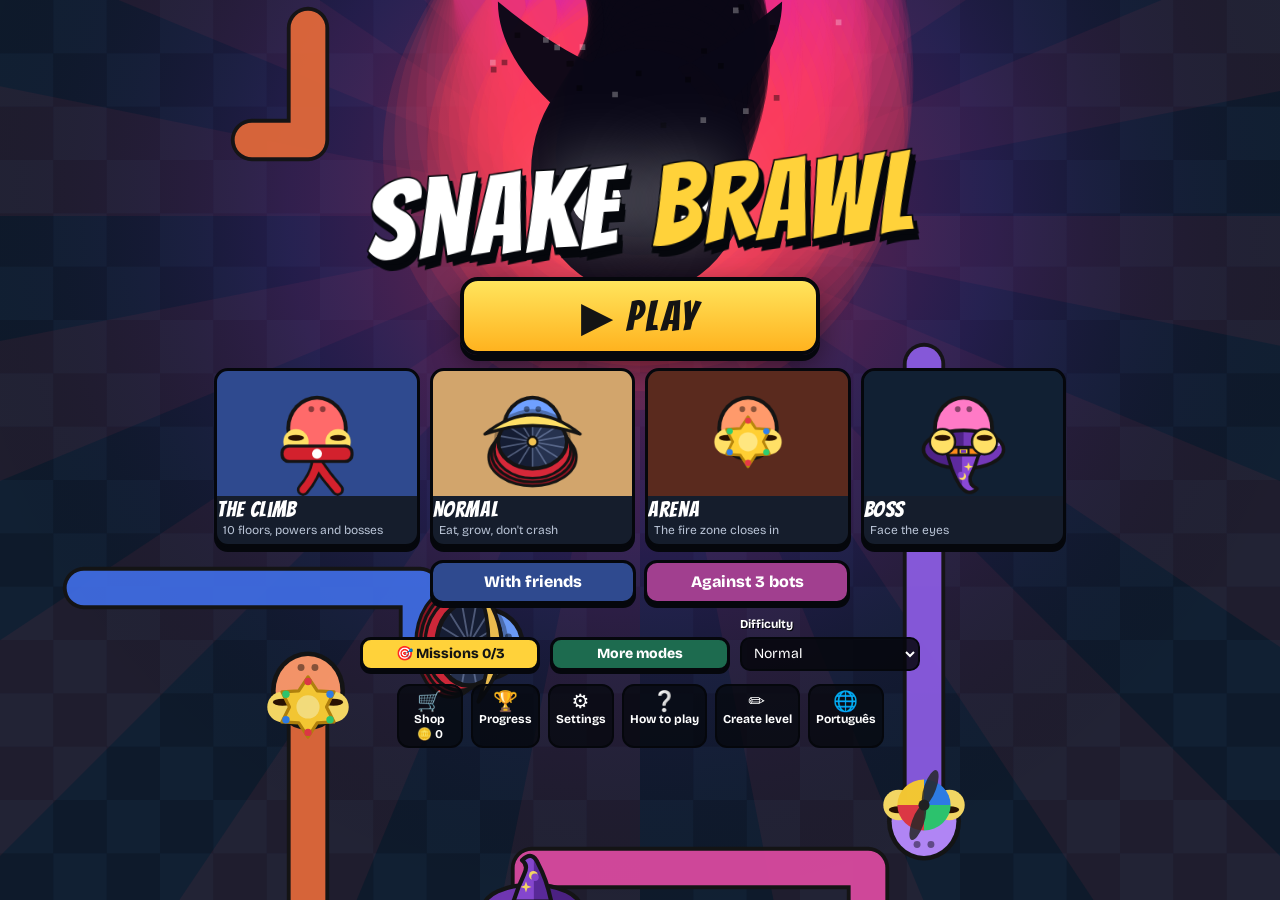
<file: index.html>
<!DOCTYPE html>
<html lang="pt-br">
<head>
    <meta charset="UTF-8" />
    <meta name="viewport" content="width=device-width, initial-scale=1.0" />
    <meta name="theme-color" content="#0e1712" />
    <title>Snake Brawl</title>
    <meta name="description" content="Jogo da cobrinha (Snake) feito em JavaScript puro - power-ups, modo 2 jogadores, obstáculos e efeitos sonoros." />

    <meta property="og:title" content="Snake Brawl" />
    <meta property="og:description" content="Jogo de cobrinha feito em JavaScript puro, com power-ups e modo 2 jogadores." />
    <meta property="og:type" content="website" />

    <link rel="icon" href="icone-32.png" type="image/png" sizes="32x32" />
    <link rel="icon" href="icone-192.png" type="image/png" sizes="192x192" />
    <link rel="apple-touch-icon" href="icone-180.png" />
    <link rel="manifest" href="manifest.webmanifest" />

    <link rel="preconnect" href="https://fonts.googleapis.com" />
    <link rel="preconnect" href="https://fonts.gstatic.com" crossorigin />
    <link rel="stylesheet" href="https://fonts.googleapis.com/css2?family=Bangers&family=Bricolage+Grotesque:opsz,wght@12..96,400;12..96,600;12..96,800&family=IBM+Plex+Mono:wght@500;600&display=swap" />

    <link rel="stylesheet" href="style.css" />
</head>
<body>
    <div hidden><button id="botaoPausa" type="button">Pausar</button></div>

    <main class="layout">
        <section class="jogo">
            <canvas id="cenarioDeFora" aria-hidden="true" hidden></canvas>
            <div id="telaPoderes" class="tela-poderes" role="dialog" aria-labelledby="tituloPoderes" hidden>
                <div id="trilhaDosAndares" class="trilha-andares"></div>
                <h2 id="tituloPoderes" class="titulo-poderes"></h2>
                <div id="cartasDePoder" class="cartas-poder"></div>
                <p id="rodapePoderes" class="rodape-poderes"></p>
            </div>
            <div class="barra-placar">
                <div class="placares">
                    <span id="placarJogador1" class="placar-jogador">
                        <span class="ponto ponto-1"></span>
                        <span id="nomeExibido1">Jogador 1</span>
                        <strong id="score1">0</strong>
                        <span class="efeitos" id="efeitosJogador1">
                            <span class="efeito" data-efeito="imaAtivo" hidden>Imã<span class="efeito-trilho"><span class="efeito-barra"></span></span></span>
                            <span class="efeito" data-efeito="invencivel" hidden>Invencível<span class="efeito-trilho"><span class="efeito-barra"></span></span></span>
                            <span class="efeito" data-efeito="velocidadeExtraAtiva" hidden>Turbo<span class="efeito-trilho"><span class="efeito-barra"></span></span></span>
                            <span class="efeito" data-efeito="pontosDobradosAtivo" hidden>Pontos x2<span class="efeito-trilho"><span class="efeito-barra"></span></span></span>
                            <span class="efeito" data-efeito="escudoAtivo" hidden>Escudo<span class="efeito-trilho"><span class="efeito-barra"></span></span></span>
                            <span class="efeito" data-efeito="portalAtivo" hidden>Portal<span class="efeito-trilho"><span class="efeito-barra"></span></span></span>
                            <span class="efeito" data-efeito="cameraLentaAtiva" hidden>Lento<span class="efeito-trilho"><span class="efeito-barra"></span></span></span>
                            <span class="efeito" data-efeito="congelarAtivo" hidden>Congelar<span class="efeito-trilho"><span class="efeito-barra"></span></span></span>
                        </span>
                    </span>
                    <span id="placarJogador2" class="placar-jogador">
                        <span class="ponto ponto-2"></span>
                        <span id="nomeExibido2">Jogador 2</span>
                        <strong id="score2">0</strong>
                        <span class="efeitos" id="efeitosJogador2">
                            <span class="efeito" data-efeito="imaAtivo" hidden>Imã<span class="efeito-trilho"><span class="efeito-barra"></span></span></span>
                            <span class="efeito" data-efeito="invencivel" hidden>Invencível<span class="efeito-trilho"><span class="efeito-barra"></span></span></span>
                            <span class="efeito" data-efeito="velocidadeExtraAtiva" hidden>Turbo<span class="efeito-trilho"><span class="efeito-barra"></span></span></span>
                            <span class="efeito" data-efeito="pontosDobradosAtivo" hidden>Pontos x2<span class="efeito-trilho"><span class="efeito-barra"></span></span></span>
                            <span class="efeito" data-efeito="escudoAtivo" hidden>Escudo<span class="efeito-trilho"><span class="efeito-barra"></span></span></span>
                            <span class="efeito" data-efeito="portalAtivo" hidden>Portal<span class="efeito-trilho"><span class="efeito-barra"></span></span></span>
                            <span class="efeito" data-efeito="cameraLentaAtiva" hidden>Lento<span class="efeito-trilho"><span class="efeito-barra"></span></span></span>
                            <span class="efeito" data-efeito="congelarAtivo" hidden>Congelar<span class="efeito-trilho"><span class="efeito-barra"></span></span></span>
                        </span>
                    </span>
                    <span id="placarJogador3" class="placar-jogador" hidden>
                        <span class="ponto ponto-3"></span>
                        <span id="nomeExibido3">Jogador 3</span>
                        <strong id="score3">0</strong>
                        <span class="efeitos" id="efeitosJogador3">
                            <span class="efeito" data-efeito="imaAtivo" hidden>Imã<span class="efeito-trilho"><span class="efeito-barra"></span></span></span>
                            <span class="efeito" data-efeito="invencivel" hidden>Invencível<span class="efeito-trilho"><span class="efeito-barra"></span></span></span>
                            <span class="efeito" data-efeito="velocidadeExtraAtiva" hidden>Turbo<span class="efeito-trilho"><span class="efeito-barra"></span></span></span>
                            <span class="efeito" data-efeito="pontosDobradosAtivo" hidden>Pontos x2<span class="efeito-trilho"><span class="efeito-barra"></span></span></span>
                            <span class="efeito" data-efeito="escudoAtivo" hidden>Escudo<span class="efeito-trilho"><span class="efeito-barra"></span></span></span>
                            <span class="efeito" data-efeito="portalAtivo" hidden>Portal<span class="efeito-trilho"><span class="efeito-barra"></span></span></span>
                            <span class="efeito" data-efeito="cameraLentaAtiva" hidden>Lento<span class="efeito-trilho"><span class="efeito-barra"></span></span></span>
                            <span class="efeito" data-efeito="congelarAtivo" hidden>Congelar<span class="efeito-trilho"><span class="efeito-barra"></span></span></span>
                        </span>
                    </span>
                    <span id="placarJogador4" class="placar-jogador" hidden>
                        <span class="ponto ponto-4"></span>
                        <span id="nomeExibido4">Jogador 4</span>
                        <strong id="score4">0</strong>
                        <span class="efeitos" id="efeitosJogador4">
                            <span class="efeito" data-efeito="imaAtivo" hidden>Imã<span class="efeito-trilho"><span class="efeito-barra"></span></span></span>
                            <span class="efeito" data-efeito="invencivel" hidden>Invencível<span class="efeito-trilho"><span class="efeito-barra"></span></span></span>
                            <span class="efeito" data-efeito="velocidadeExtraAtiva" hidden>Turbo<span class="efeito-trilho"><span class="efeito-barra"></span></span></span>
                            <span class="efeito" data-efeito="pontosDobradosAtivo" hidden>Pontos x2<span class="efeito-trilho"><span class="efeito-barra"></span></span></span>
                            <span class="efeito" data-efeito="escudoAtivo" hidden>Escudo<span class="efeito-trilho"><span class="efeito-barra"></span></span></span>
                            <span class="efeito" data-efeito="portalAtivo" hidden>Portal<span class="efeito-trilho"><span class="efeito-barra"></span></span></span>
                            <span class="efeito" data-efeito="cameraLentaAtiva" hidden>Lento<span class="efeito-trilho"><span class="efeito-barra"></span></span></span>
                            <span class="efeito" data-efeito="congelarAtivo" hidden>Congelar<span class="efeito-trilho"><span class="efeito-barra"></span></span></span>
                        </span>
                    </span>
                    <span id="placarJuntos" class="placar-jogador placar-juntos" hidden>
                        Juntos
                        <strong id="scoreJuntos">0</strong>
                    </span>
                </div>
                <div class="placar-direita">
                    <span class="indicador-fase" id="indicadorFase" title="Fase atual" hidden>Fase 1</span>
                <span class="relogio-tempo" id="relogioTempo" title="Tempo restante" hidden>2:00</span>
                <span class="barra-velocidade" id="barraVelocidade" title="Velocidade (comparada ao começo da partida)">
                    <svg width="16" height="16" viewBox="0 0 24 24" fill="none" stroke="currentColor" stroke-width="2" stroke-linecap="round" stroke-linejoin="round" aria-hidden="true">
                        <path d="M13 2 4 14h7l-1 8 9-12h-7z" />
                    </svg>
                    <span id="velocidade">1,0x</span>
                </span> 
                <span class="barra-recorde" title="Recorde">
                    <svg width="18" height="18" viewBox="0 0 24 24" fill="none" stroke="currentColor" stroke-width="2" stroke-linecap="round" stroke-linejoin="round" aria-hidden="true">
                        <path d="M8 21h8" /><path d="M12 17v4" /><path d="M7 4h10v5a5 5 0 0 1-10 0z" />
                        <path d="M17 5h3v2a3 3 0 0 1-3 3" /><path d="M7 5H4v2a3 3 0 0 0 3 3" />
                    </svg>
                    <span id="highscore">0</span>
                </span>

                <button id="botaoPausaToque" class="botao-tela-cheia botao-pausa-toque" type="button" aria-label="Pausar" title="Pausar">
                    <svg width="18" height="18" viewBox="0 0 24 24" fill="currentColor" aria-hidden="true">
                        <rect x="6" y="4" width="4" height="16" rx="1" /><rect x="14" y="4" width="4" height="16" rx="1" />
                    </svg>
                </button>

                <button id="botaoTelaCheia" class="botao-tela-cheia" type="button" aria-pressed="false" aria-label="Tela cheia (F)" title="Tela cheia (F)">
                    <svg width="18" height="18" viewBox="0 0 24 24" fill="none" stroke="currentColor" stroke-width="2.2" stroke-linecap="round" stroke-linejoin="round" aria-hidden="true">
                        <path d="M4 9V4h5" /><path d="M15 4h5v5" /><path d="M20 15v5h-5" /><path d="M9 20H4v-5" />
                    </svg>
                </button>
                </div>
            </div>

            <div class="canvas-wrapper">
                <canvas id="gameCanvas" width="400" height="400" role="img" aria-label="Tabuleiro do jogo da cobrinha"></canvas>
                <p id="anuncioLeitor" class="so-leitor" aria-live="polite"></p>

                <div id="telaInicial" class="overlay overlay-menu">
                    <canvas id="fundoDoMenu" aria-hidden="true"></canvas>
                    <canvas id="canvasVitrine" aria-hidden="true"></canvas>
                    <div class="menu-centro">
                        <h1 class="titulo-jogo"><span>Snake</span> <span>Brawl</span></h1>
                        <button id="botaoJogar1" class="botao-principal botao-jogar" type="button">Jogar</button>
                        <div id="cartoesDeModo" class="cartoes-modo"></div>
                        <div class="botoes-secundarios">
                            <button id="botaoAbrirFesta" class="botao-secundario" type="button">Com amigos</button>
                            <button id="botaoJogarBots" class="botao-secundario" type="button">Contra 3 bots</button>
                        </div>
                        <div class="menu-opcoes menu-opcoes-duas">
                        <button id="botaoMissoes" class="botao-secundario botao-missoes" type="button">🎯 Missões</button>
                        <button id="botaoMaisModos" class="botao-secundario botao-mais-modos" type="button">Mais modos</button>
                        <div class="menu-dificuldade">
                            <label for="seletorDificuldade">Dificuldade</label>
                            <select id="seletorDificuldade">
                                <option value="facil">Fácil</option>
                                <option value="normal" selected>Normal</option>
                                <option value="dificil">Difícil</option>
                        </select>
                    </div>
                        </div>
                        <nav class="menu-links">
                            <button id="botaoLoja" class="botao-link" type="button"><i aria-hidden="true">🛒</i><span>Loja</span> <span id="saldoMoedas">🪙 0</span></button>
                            <button id="botaoAbrirProgresso" class="botao-link" type="button"><i aria-hidden="true">🏆</i><span>Progresso</span></button>
                            <button id="botaoAbrirAjustes" class="botao-link" type="button"><i aria-hidden="true">⚙️</i><span>Ajustes</span></button>
                            <button id="botaoComoJogar" class="botao-link" type="button"><i aria-hidden="true">❔</i><span>Como jogar</span></button>
                            <button id="botaoCriarFase" class="botao-link" type="button"><i aria-hidden="true">✏️</i><span>Criar fase</span></button>
                            <button id="botaoIdioma" class="botao-link" type="button"><i aria-hidden="true">🌐</i><span>English</span></button>
                        </nav>
                    </div>

                    <div id="painelModos" class="painel-festa" role="dialog" aria-labelledby="tituloModos" hidden>
                        <div class="painel-festa-caixa">
                            <div class="como-jogar-topo">
                                <h2 id="tituloModos">Mais modos</h2>
                                <button id="botaoFecharModos" class="botao-secundario" type="button">Voltar</button>
                            </div>
                            <div id="listaMaisModos" class="lista-mais-modos"></div>
                        </div>
                    </div>

                    <div id="painelFesta" class="painel-festa" role="dialog" aria-labelledby="tituloFesta" hidden>
                        <div class="painel-festa-caixa">
                            <div class="como-jogar-topo">
                                <h2 id="tituloFesta">Quem vai jogar?</h2>
                                <button id="botaoFecharFesta" class="botao-secundario" type="button">Voltar</button>
                            </div>
                        <div class="menu-dificuldade">
                            <label for="seletorModo">Modo</label>
                            <select id="seletorModo">
                                <option value="normal" selected>Normal</option>
                                <option value="clássico">clássico (sem pedras)</option>
                                <option value="rato">Rato (caçada)</option>
                                <option value="tempo">Contra o tempo (2 min)</option>
                                <option value="arena">Arena (zona que fecha)</option>
                                <option value="chefao">Chefão (os olhos que emergem)</option>
                                <option value="fases">Fases(mapas)</option>
                                <option value="desafio">Desafio do dia</option>
                            </select>
                        </div>
                            <div class="menu-nomes">
                        <label class="campo campo-1">
                            Jogador 1 · <span id="resumoTeclas1">setas</span>
                            <input type="text" id="inputNomeJogador1" placeholder="Jogador 1" maxlength="12" />
                        </label>
                        <label class="campo campo-2" for="inputNomeJogador2">
                            Jogador 2 · <span id="resumoTeclas2">WASD</span>
                            <span class="campo-linha">
                                <input type="text" id="inputNomeJogador2" placeholder="Jogador 2" maxlength="12" />
                                <button type="button" class="botao-vaga" data-vaga="2" aria-pressed="false">👤 Pessoa</button>
                            </span>
                        </label>
                        <label class="campo campo-3" for="inputNomeJogador3" hidden>
                            Jogador 3 · <span id="resumoTeclas3">IJKL</span>
                            <span class="campo-linha">
                                <input type="text" id="inputNomeJogador3" placeholder="Jogador 3" maxlength="12" />
                                <button type="button" class="botao-vaga" data-vaga="3" aria-pressed="false">👤 Pessoa</button>
                            </span>
                        </label>
                        <label class="campo campo-4" for="inputNomeJogador4" hidden>
                            Jogador 4 · <span id="resumoTeclas4">8456</span>
                            <span class="campo-linha">
                                <input type="text" id="inputNomeJogador4" placeholder="Jogador 4" maxlength="12" />
                                <button type="button" class="botao-vaga" data-vaga="4" aria-pressed="false">👤 Pessoa</button>
                            </span>
                        </label>
                    </div>
                            <div class="menu-opcoes menu-opcoes-duas">
                            <div class="menu-dificuldade">
                            <label for="seletorQuantidade">Jogadores</label>
                            <select id="seletorQuantidade">
                                <option value="2" selected>2</option>
                                <option value="3">3</option>
                                <option value="4">4</option>
                            </select>
                        </div>
                            <div class="menu-dificuldade">
                            <label for="seletorNivelBot">Nível do bot</label>
                            <select id="seletorNivelBot">
                                <option value="facil">Fácil</option>
                                <option value="normal" selected>Normal</option>
                                <option value="dificil">Difícil</option>
                            </select>
                        </div>
                            </div>
                            <div class="botoes-secundarios">
                                <button id="botaoJogar2" class="botao-principal" type="button">2 Jogadores</button>
                                <button id="botaoJogarJuntos" class="botao-secundario" type="button">2 Juntos</button>
                                <button id="botaoJogarBot" class="botao-secundario" type="button">Contra o bot</button>
                            </div>
                        </div>
                    </div>
                </div>

                <div id="telaGameOver" class="overlay overlay-game-over" hidden>
                    <p class="rotulo">Fim de jogo</p>
                    <p id="avisoRecorde" class="aviso-recorde" hidden>Novo recorde!</p>
                    <p id="resultadoFinal" class="resultado">Game Over</p>
                    <P id="causaMorte" class="causa-morte"></P>
                    <p id="pontuacaoFinal" class="pontuacao-final">Pontuação: 0</p>
                    <p id="moedasGanhas" class="moedas-ganhas" hidden></p>
                    <button id="botaoJogarDeNovo" class="botao-principal">Jogar de novo</button>
                    <button id="botaoCompartilhar" class="botao-secundario" type="button">Compartilhar resultado</button>
                    <p id="textoCompartilhar" class="texto-compartilhar" hidden></p>
                    <button id="botaoVoltarMenu" class="botao-secundario">Voltar ao menu</button>
                    <p class="dica">ou aperte qualquer tecla · Esc volta ao menu</p>
                </div>

                <div id="menuPausa" class="overlay overlay-game-over" role="dialog" aria-labelledby="tituloPausa" hidden>
                    <p class="rotulo">Jogo parado</p>
                    <p id="tituloPausa" class="resultado">Pausado</p>
                    <button id="botaoContinuar" class="botao-principal" type="button">Continuar</button>
                    <button id="botaoAjustesPausa" class="botao-secundario" type="button">Ajustes</button>
                    <button id="botaoReiniciarPausa" class="botao-secundario" type="button">Reiniciar</button>
                    <button id="botaoMenuPausa" class="botao-secundario" type="button">Voltar ao menu</button>
                    <p class="dica">Espaço ou Esc continua · a partida é perdida se reiniciar ou sair</p>
                </div>

                <div id="telaComoJogar" class="overlay overlay-como-jogar" role="dialog" aria-labelledby="tituloComoJogar" hidden>
                    <div class="como-jogar-topo">
                        <h2 id="tituloComoJogar">Como jogar</h2>
                        <button id="botaoFecharComoJogar" class="botao-secundario" type="button">Voltar</button>
                    </div>

                    <button id="botaoRefazerTutorial" class="botao-link" type="button">Ver o tutorial de novo</button>

                    <section>
                        <h3>Objetivo</h3>
                        <p>Coma para crescer e fazer pontos. Não bata na parede, nas pedras, no próprio corpo nem na outra cobra.</p>
                    </section>

                    <section>
                        <h3>Controles</h3>
                        <ul>
                            <li><b>Jogador 1:</b> setas do teclado. No celular, deslize o dedo no tabuleiro (dá pra emendar viradas sem tirar o dedo).</li>
                            <li><b>Jogador 2:</b> W, A, S, D.</li>
                            <li><b>Controle de videogame:</b> ligue o controle (com fio ou Bluetooth) e aperte qualquer botão. Setas ou analógico movem, A começa e joga de novo, Start pausa. Com mais controles (até 4), cada um move um jogador: o 2º é o Jogador 2, o 3º o Jogador 3 e o 4º o Jogador 4 (vaga de bot é pulada). Com 2 ou mais, o A já começa com um jogador pra cada controle.</li>
                            <li><b>Moedas e loja:</b> cada partida dá 1 moeda a cada 2 pontos, e cada missão do dia dá 15 (mais um bônus se fizer as 3). Na Loja você compra chapéus, comidas, padrões do corpo, rastros, tabuleiros e efeitos ao comer. Alguns itens (🏆) só saem ganhando conquistas difíceis, e outros (🔒) liberam pra comprar depois de uma conquista.</li>
                            <li><b>Trocar teclas:</b> clique numa tecla no painel Controles e aperte a nova. Elas ficam salvas.</li>
                            <li><b>Espaço ou Esc:</b> pausa e abre o menu (Continuar, Reiniciar, Voltar ao menu). O jogo também pausa sozinho se você trocar de aba.</li>
                            <li><b>Esc:</b> no fim de jogo, volta ao menu.</li>
                            <li class="so-fora-da-plataforma"><b>F:</b> tela cheia (ou o botão ao lado do recorde). Aperte F de novo pra sair.</li>
                        </ul>
                    </section>

                    <section>
                        <h3>Modos</h3>
                        <ul>
                            <li><b>Normal:</b> tem pedras no mapa, e nasce uma nova a cada 3 pontos.</li>
                            <li><b>Clássico:</b> sem pedras.</li>
                            <li><b>Rato:</b> no lugar de maçã, ratos. O cinza fica parado e vale 1 ponto; o marrom foge quando você chega perto e vale 3.</li>
                            <li><b>Contra o tempo:</b>2 minutos para fazer o máximo de pontos. Bater não acaba o jogo: a cobra perde 3 pedaços e fica 1 segundo parada.</li>
                            <li><b>Arena:</b> a cada 15 segundos a borda fecha uma volta e vira fogo. A faixa que vai fechar pisca 3 segundos antes, e o placar mostra quanto falta. Ficar fora da zona acaba o jogo, e o pedaço do corpo que estiver fora queima. Sempre com paredes e sem Portal.</li>
                            <li><b>Chefão:</b> no abismo, os olhos que emergem caçam você: uma sombra com aura vermelha e dois olhos brancos. Encostar nela acaba o jogo. Pra derrotar: pegue a espada ⚔ que aparece no tabuleiro e, enquanto você brilhar em azul, acerte o corpo dela (com a espada ela foge de você). Fazer a sombra bater (em você, na parede ou numa pedra) também tira vida. Cada vez que você derrota, ganha pontos e eles voltam mais fortes. A primeira vitória libera a skin Espectro na loja.</li>
                            <li><b>Fases:</b> em vez de pedras soltas, mapas com paredes desenhadas. A cada 10 pontos você passa de fase, e a cobra volta pequena para o começo do mapa novo.</li>
                            <li><b>Sem paredes:</b> opção no topo da página. A cobra atravessa a borda e sai do outro lado.</li>
                            <li><b>Dificuldade:</b> muda a velocidade e a quantidade de pedras. A cobra também acelera conforme come, cada vez menos, até no máximo 1,6x no Fácil, 2x no Normal e 2,4x no Difícil. No Difícil, 3 pedras azuladas andam de um lado para o outro.</li>
                            <li><b>Fantasma do recorde:</b> jogando sozinho, uma cobra transparente refaz a sua melhor partida de hoje naquele modo. Faça mais pontos que ela e a sua partida vira o novo fantasma. Zera todo dia.</li>
                            <li><b>2 Juntos:</b> cooperativo. Os dois somam pontos, e uma cobra passa por dentro da outra. Quem bater volta pro começo em 3 segundos; o jogo só acaba se os dois baterem ao mesmo tempo.</li>
                            <li><b>Criar fase:</b> desenhe suas paredes e jogue nelas. Sem Top 5, porque cada fase é diferente. <span class="so-fora-da-plataforma">Mande o link pros amigos jogarem a mesma fase.</span></li>
                            <li><b>Desafio do dia:</b> o mesmo mapa e a mesma sequência de maçãs para todo mundo que jogar no mesmo dia. Velocidade sempre Normal e sem "Sem paredes", pra ser justo. O Top 5 do desafio zera todo dia.</li>
                        </ul>
                    </section>

                    <section>
                        <h3>Combo e maçã dourada</h3>
                        <p>Coma de novo em menos de 3 segundos para fazer combo: a 2° vale o dobro, a 3° o triplo, e assim por diante. A maçã dourada vale 5 pontos e some em 4 segundos.</p>
                    </section>

                    <section>
                        <h3>Power-ups</h3>
                        <ul>
                            <li><b>Invencível</b> (amarelo, escudo): por 5 s, atravessa pedras e corpos. A parede ainda mata.</li>
                            <li><b>Turbo</b> (azul, raio): por 5 s, só a sua cobra anda 2x mais rápido.</li>
                            <li><b>Pontos x2</b> (rosa, "x2"): por 5 s, tudo o que você come vale o dobro.</li>
                            <li><b>Ímã</b> (laranja, imã em U): por 5 s, a comida (e os ratos) vêm até você.</li>
                            <li><b>Encolher</b> (branco, setas pra dentro): a cobra perde 3 pedaços do rabo.</li>
                            <li><b>Escudo</b> (verde, bolha): aguenta 1 batida em qualquer coisa, até na parede. A cobra volta uma casa e fica meio segundo parada pra você virar. Some se não for usado em 10 s.</li>
                            <li><b>Portal</b> (roxo, arco): na próxima vez que bater na parede, sai do outro lado. Vale por 10 s.</li>
                            <li><b>Câmera lenta</b> (cinza, ampulheta): por 5 s o jogo inteiro fica mais devagar.</li>
                            <li><b>Congelar</b> (azul-claro, floco de neve): por 5 s o tabuleiro vira gelo e a outra cobra, o chefão, os ratos e as pedras que andam ficam parados. Você continua andando.</li>
                            <li><b>Bomba</b> (rosa, bomba com pavio aceso): explode as pedras perto da cabeça (5x5). No Chefão, se ele estiver perto, perde 1 de vida.</li>
                        </ul>
                    </section>
                </div>

                <div id="telaLoja" class="overlay overlay-como-jogar" role="dialog" aria-labelledby="tituloLoja" hidden>
                    <div class="como-jogar-topo">
                        <h2 id="tituloLoja">Loja <span id="saldoLoja" class="saldo-loja">🪙 0</span></h2>
                        <button id="botaoFecharLoja" class="botao-secundario" type="button">Voltar</button>
                    </div>
                    <div class="abas-loja">
                        <button class="aba-loja" data-aba="chapeu" type="button">Chapéus</button>
                        <button class="aba-loja" data-aba="comida" type="button">Comidas</button>
                        <button class="aba-loja" data-aba="corpo" type="button">Corpo</button>
                        <button class="aba-loja" data-aba="rastro" type="button">Rastro</button>
                        <button class="aba-loja" data-aba="tabuleiro" type="button">Tabuleiros</button>
                        <button class="aba-loja" data-aba="efeito" type="button">Efeitos</button>
                    </div>
                    <ul id="itensLoja" class="itens-loja"></ul>
                    <p class="dica-loja">1 moeda a cada 2 pontos · 15 por missão · +30 se fizer as 3 do dia, e mais 5 por dia seguido 🔥. Os itens com 🏆 só saem ganhando a conquista.</p>
                </div>

                <div id="telaConfirmar" class="overlay overlay-game-over" role="alertdialog" aria-labelledby="textoConfirmar" hidden>
                    <p id="textoConfirmar" class="texto-confirmar"></p>
                    <button id="botaoConfirmarSim" class="botao-principal" type="button">Confirmar</button>
                    <button id="botaoConfirmarNao" class="botao-secundario" type="button">Cancelar</button>
                </div>

                <p id="avisoConquista" class="aviso-conquista" role="status" hidden></p>

                <div id="dicaTutorial" class="dica-tutorial" role="status" hidden>
                    <p id="textoTutorial"></p>
                    <button id="botaoPularTutorial" class="botao-link" type="button">Pular</button>
                </div>
            </div>
            <div id="barraEditor" class="barra-editor" hidden>
                <p>Clique ou arraste nas casas para pôr e tirar paredes. A faixa clara é a saída das cobras.</p>
                <div class="barra-editor-botoes">
                    <button id="botaoJogarFase" class="botao-principal" type="button">Jogar</button>
                    <button id="botaoCopiarFase" class="botao-secundario" type="button">Copiar link</button>
                    <button id="botaoLimparFase" class="botao-secundario" type="button">Limpar</button>
                    <button id="botaoSairEditor" class="botao-secundario" type="button">Voltar</button>
                </div>
            </div>
            <div class="controles-toque">
                <button id="botaoCima" class="botao-direcao seta-cima" aria-label="Cima">▲</button>
                <button id="botaoEsquerda" class="botao-direcao seta-esquerda" aria-label="Esquerda">◀</button>
                <button id="botaoBaixo" class="botao-direcao seta-baixo" aria-label="Baixo">▼</button>
                <button id="botaoDireita" class="botao-direcao seta-direita" aria-label="Direita">▶</button>
            </div>
        </section>

        <aside class="painel" id="gaveta">
            <div class="gaveta-topo">
                <h2 id="tituloGaveta"></h2>
                <button id="botaoFecharGaveta" class="botao-secundario" type="button">Voltar</button>
            </div>

            <div class="cartao" data-secao="ajustes">
                <p class="rotulo">Partida</p>
                <label class="opcao-acessibilidade">
                    <input type="checkbox" id="modoSemParedes" />
                    <span><b>Sem paredes</b>A cobra atravessa a borda e sai do outro lado</span>
                </label>
                <div class="botoes-ajustes">
                    <button id="botaoMusica" class="botao-secundario" type="button">🎵 Música</button>
                    <button id="botaoMudo" class="botao-secundario" type="button">🔊 Efeitos</button>
                    <button id="botaoInstalar" class="botao-secundario" type="button" hidden>⬇ Instalar</button>
                </div>
            </div>

            <div class="cartao painel-controles" data-secao="ajustes">
                <p class="rotulo">Controles</p>

                <div class="controle">
                    <p class="controle-nome"><span class="ponto ponto-1"></span>Jogador 1</p>
                    <div class="teclas" data-jogador="0"></div>
                </div>

                <div class="controle">
                    <p class="controle-nome"><span class="ponto ponto-2"></span>Jogador 2</p>
                    <div class="teclas" data-jogador="1"></div>
                </div>

                <div class="controle">
                    <p class="controle-nome"><span class="ponto ponto-3"></span>Jogador 3</p>
                    <div class="teclas" data-jogador="2"></div>
                </div>

                <div class="controle">
                    <p class="controle-nome"><span class="ponto ponto-4"></span>Jogador 4</p>
                    <div class="teclas" data-jogador="3"></div>
                </div>

                <p class="dica-teclas">
                    <span id="dicaTeclas">Clique numa tecla pra trocar</span>
                    <button id="botaoTeclasPadrao" class="botao-link" type="button">Restaurar padrão</button>
                </p>

                <p id="avisoControle" class="aviso-controle" role="status" hidden></p>

                <div class="controle-pausa">
                    Pausar <kbd class="tecla-larga">ESPAÇO</kbd> <kbd>ESC</kbd>
                </div>
                <div class="controle-pausa so-fora-da-plataforma">
                    Tela cheia <kbd>F</kbd>
                </div>
            </div>

            <div class="cartao" data-secao="missoes">
                <p class="rotulo">Missões de hoje <span id="sequenciaMissoes"></span></p>
                <ul id="listaMissoes" class="lista-missoes"></ul>
            </div>

            <div hidden><button id="botaoAbrirLoja" type="button"></button><span id="saldoLojaAntigo"></span></div>

            <div class="cartao recordes" data-secao="progresso">
                <p class="rotulo">Top 5 recordes · <span id="modoRecordes"></span></p>
                <ol id="listaRecordes"></ol>
            </div>

            <div class="cartao estatisticas" data-secao="progresso">
                <p class="rotulo">Estatisticas</p>
                <dl class="lista-estatisticas">
                    <div><dt>Partidas</dt><dd id="estatPartidas">0</dd></div>
                    <div><dt>Tempo jogando</dt><dd id="estatTempo">0 s</dd></div>
                    <div><dt>Comidas</dt><dd id="estatComidas">0</dd></div>
                    <div><dt>Maçãs Douradas</dt><dd id="estatDouradas">0</dd></div>
                    <div><dt>Power-ups</dt><dd id="estatPowerUps">0</dd></div>
                    <div><dt>Maior Combo</dt><dd id="estatCombo">0</dd></div>
                    <div><dt>Maior cobra</dt><dd id="estatTamanho">0</dd></div>
                    <div><dt>Morte mais comum</dt><dd id="estatMorte">-</dd></div>
                </dl>
                <button id="botaoZerarEstatisticas" class="botao-link" type="button">Apagar estatíticas</button>
            </div>

            <div class="cartao" data-secao="progresso">
                <div class="historico-topo">
                    <p class="rotulo">Histórico</p>
                    <select id="filtroHistorico" aria-label="Modo mostrado no gráfico">
                        <option value="todos">Todos</option>
                    </select>
                </div>
                <svg id="graficoHistorico" class="grafico-historico" viewBox="0 0 300 120" role="img" aria-label="Gráfico dos pontos das últimas partidas"></svg>
                <p id="resumoHistorico" class="resumo-historico"></p>
            </div>

            <div class="cartao" data-secao="progresso">
                <p class="rotulo">Conquistas · <span id="contadorConquistas">0/0</span></p>
                <ul id="listaConquistas" class="lista-conquistas"></ul>
            </div>

            <div class="cartao" data-secao="ajustes">
                <p class="rotulo">Cor da sua cobra</p>
                <div id="coresDaCobra" class="cores-da-cobra" role="group" aria-label="Cor da cobra do Jogador 1"></div>
                <p id="nomeCorDaCobra" class="nome-cor-da-cobra"></p>
            </div>

            <div class="cartao" data-secao="ajustes">
                <p class="rotulo">Tema do tabuleiro</p>
                <div id="temasDoTabuleiro" class="cores-da-cobra" role="group" aria-label="Tema do tabuleiro"></div>
                <p id="nomeTemaDoTabuleiro" class="nome-cor-da-cobra"></p>
                <label class="opcao-acessibilidade opcao-epoca">
                    <input type="checkbox" id="opcaoEnfeitesDeEpoca" checked />
                    <span><b>Enfeites de época</b>No Halloween e em outras datas, o tabuleiro e a comida mudam sozinhos</span>
                </label>
            </div>

            <div class="cartao" data-secao="ajustes">
                <p class="rotulo">Som</p>
                <label class="volume-som"><span>Música</span><input type="range" id="volumeMusica" min="0" max="100" step="5" value="50" /><output id="valorVolumeMusica">50%</output></label>
                <label class="volume-som"><span>Efeitos</span><input type="range" id="volumeEfeitos" min="0" max="100" step="5" value="50" /><output id="valorVolumeEfeitos">50%</output></label>
                <div class="escolha-musica">
                    <label for="seletorMusica">Música da partida</label>
                    <select id="seletorMusica"></select>
                    <button id="botaoOuvirMusica" class="botao-secundario" type="button" aria-pressed="false">▶ Ouvir</button>
                </div>
                <p class="dica-acessibilidade">50% é o volume normal; dá pra subir até o dobro. No Chefão toca sempre a Abismo.</p>
            </div>

            <div class="cartao" data-secao="ajustes">
                <p class="rotulo">Acessibilidade</p>
                <label class="opcao-acessibilidade">
                    <input type="checkbox" id="opcaoAltoContraste" />
                    <span><b>Alto contraste</b>Tabuleiro escuro e pedras com borda branca</span>
                </label>
                <label class="opcao-acessibilidade">
                    <input type="checkbox" id="opcaoMenosMovimento" />
                    <span><b>Menos movimento</b>A tela não treme e os avisos não se mexem</span>
                </label>
                <p class="dica-acessibilidade">Com leitor de tela, o jogo fala os pontos, os power-ups, a pausa e o fim da partida.</p>
                </div>

                <div class="cartao" data-secao="ajustes">
                <p class="rotulo">Itens no mapa</p>
                <ul class="itens">
                    <li><span class="item-icone" data-powerup="invencibilidade"></span><div><b>Invencível</b><span>Atravessa corpos e pedras por 5 s</span></div></li>
                    <li><span class="item-icone" data-powerup="velocidade"></span><div><b>Turbo</b><span>Velocidade dobrada por 5 s</span></div></li>
                    <li><span class="item-icone" data-powerup="pontosDobrados"></span><div><b>Pontos x2</b><span>Pontuação dobrada por 5 s</span></div></li>
                    <li><span class="item-icone" data-powerup="ima"></span><div><b>Imã</b><span>Puxa a comida até você por 5 s</span></div></li>
                    <li><span class="item-icone" data-powerup="encolher"></span><div><b>Encolher</b><span>Perde 3 segmentos</span></div></li>
                    <li><span class="item-icone" data-powerup="escudo"></span><div><b>Escudo</b><span>Aguenta 1 batida (vale por 10 s)</span></div></li>
                    <li><span class="item-icone" data-powerup="portal"></span><div><b>Portal</b><span>Atravessa a parede 1 vez (vale por 10 s)</span></div></li>
                    <li><span class="item-icone" data-powerup="cameraLenta"></span><div><b>Câmera lenta</b><span>O jogo fica mais devagar por 5 s</span></div></li>
                    <li><span class="item-icone" data-powerup="congelar"></span><div><b>Congelar</b><span>Os outros ficam parados por 5 s</span></div></li>
                    <li><span class="item-icone" data-powerup="bomba"></span><div><b>Bomba</b><span>Explode as pedras em volta</span></div></li>
                    <li><span class="item-icone item-redondo" style="--cor: #f5c451"></span><div><b>Maçã dourada</b><span>+5 pontos, some em 4 s</span></div></li>
                    <li><span class="item-icone item-redondo" style="--cor: #b0b5bb"></span> <div><b>Rato cinza</b><span>Modo Rato: parado, 1 ponto</span></div></li>
                    <li><span class="item-icone item-redondo" style="--cor: #8d6e63"></span> <div><b>Rato marrom</b><span>Modo rato: foge de você, 3 pontos</span></div></li>
                </ul>
            </div>
        </aside>
    </main>

    <script src="idiomas.js"></script>
    <script src="logica.js"></script>
    <script src="itens.js"></script>
    <script src="desenho.js"></script>
    <script src="som.js"></script>
    <script src="movimento.js"></script>
    <script src="modos.js"></script>
    <script src="chefao.js"></script>
    <script src="poderes.js"></script>
    <script src="fantasma.js"></script>
    <script src="controle.js"></script>
    <script src="tutorial.js"></script>
    <script src="acessibilidade.js"></script>
    <script src="historico.js"></script>
    <script src="missoes.js"></script>
    <script src="enfeites.js"></script>
    <script src="loja.js"></script>
    <script src="salvos.js"></script>
    <script src="medidas.js"></script>
    <script src="escalada.js"></script>
    <script src="cenarios.js"></script>
    <script src="sensacao.js"></script>
    <script src="vitrine.js"></script>
    <script src="plataforma.js"></script> <!-- ele carrega o script.js -->
</body>
</html>
</file>
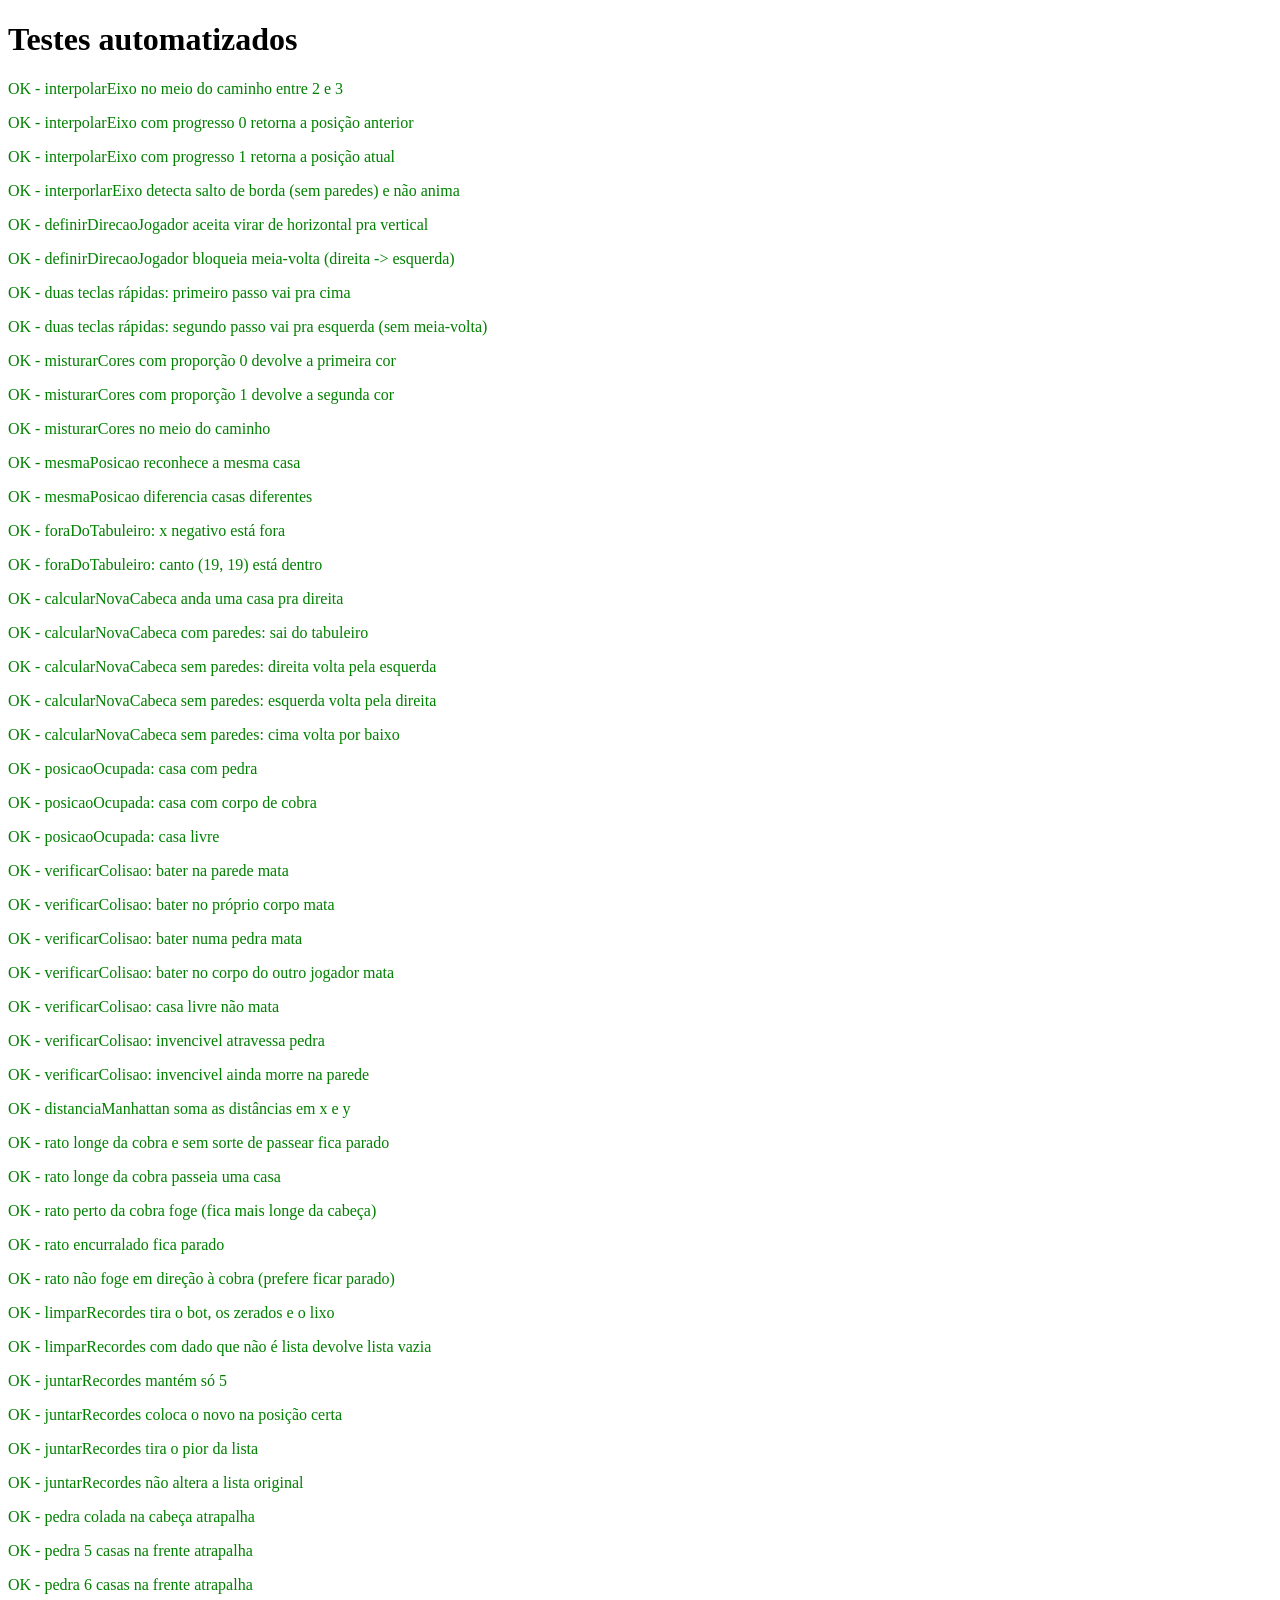
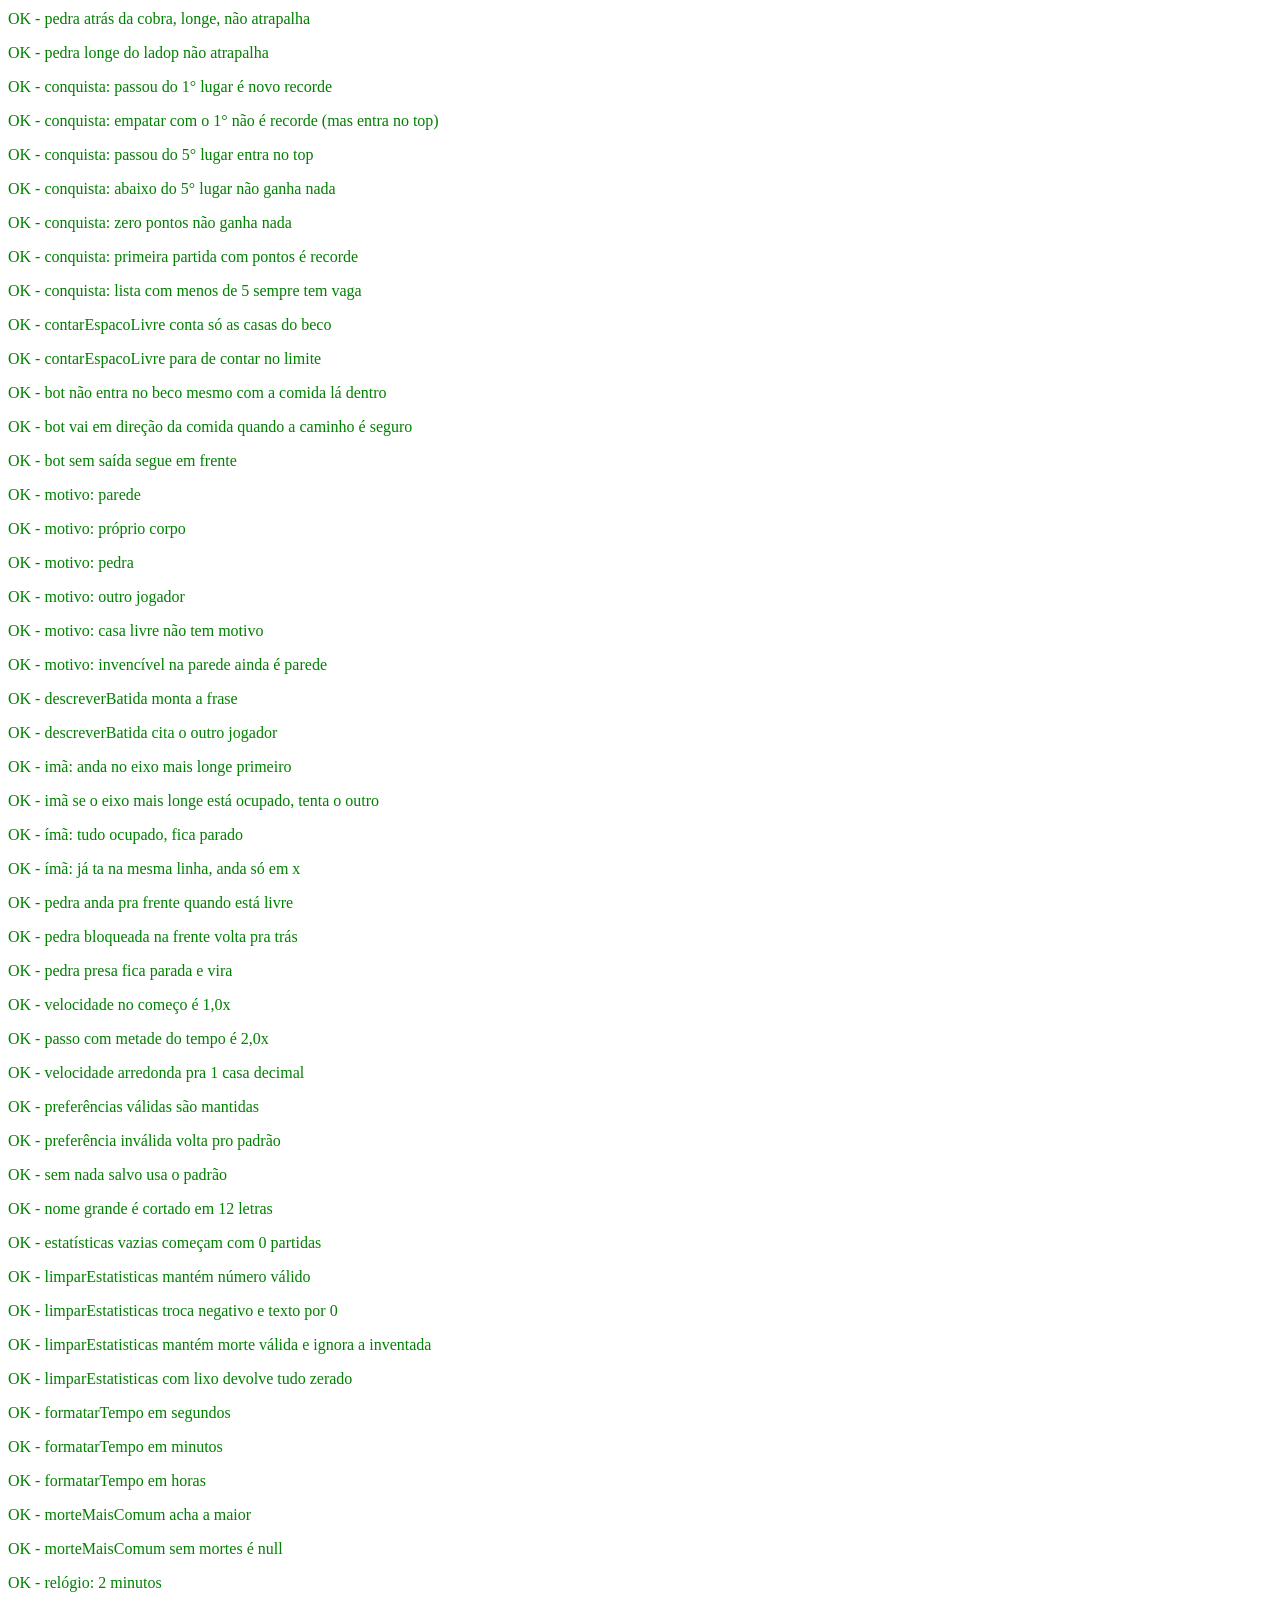
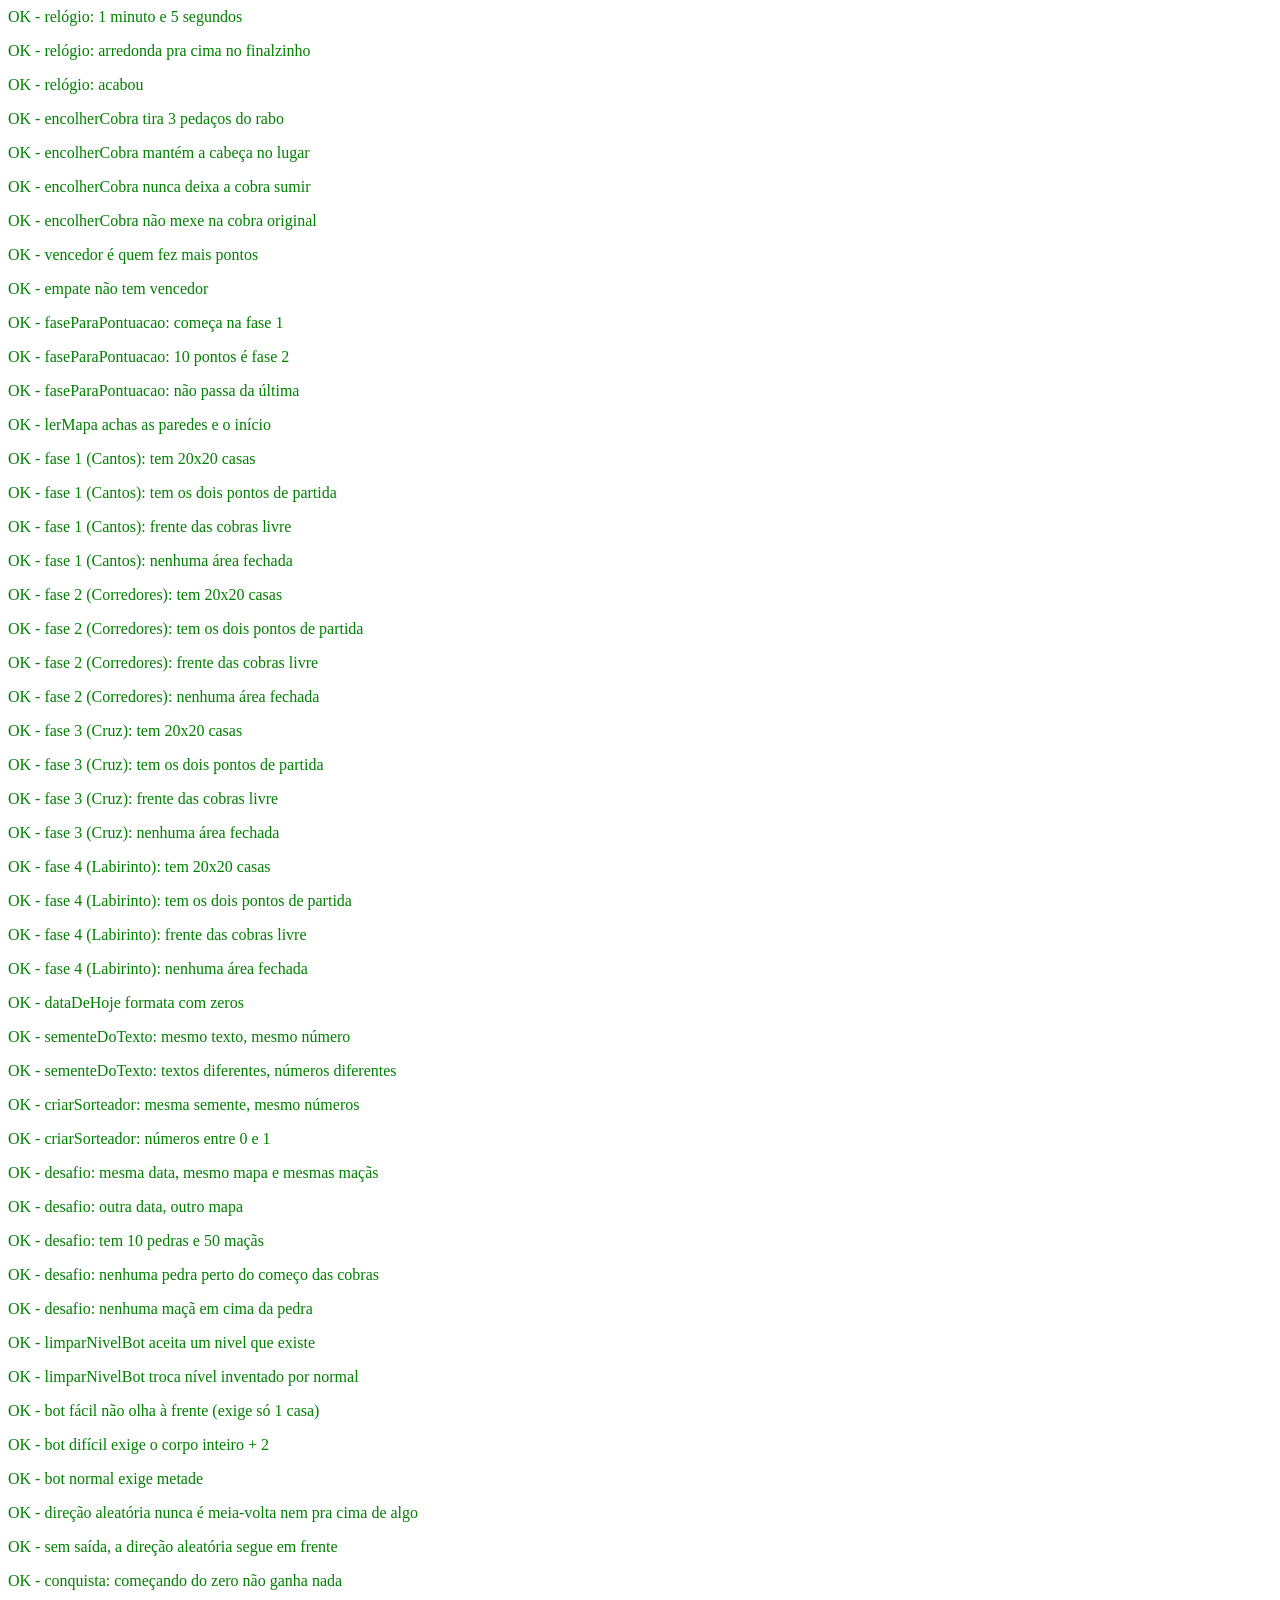
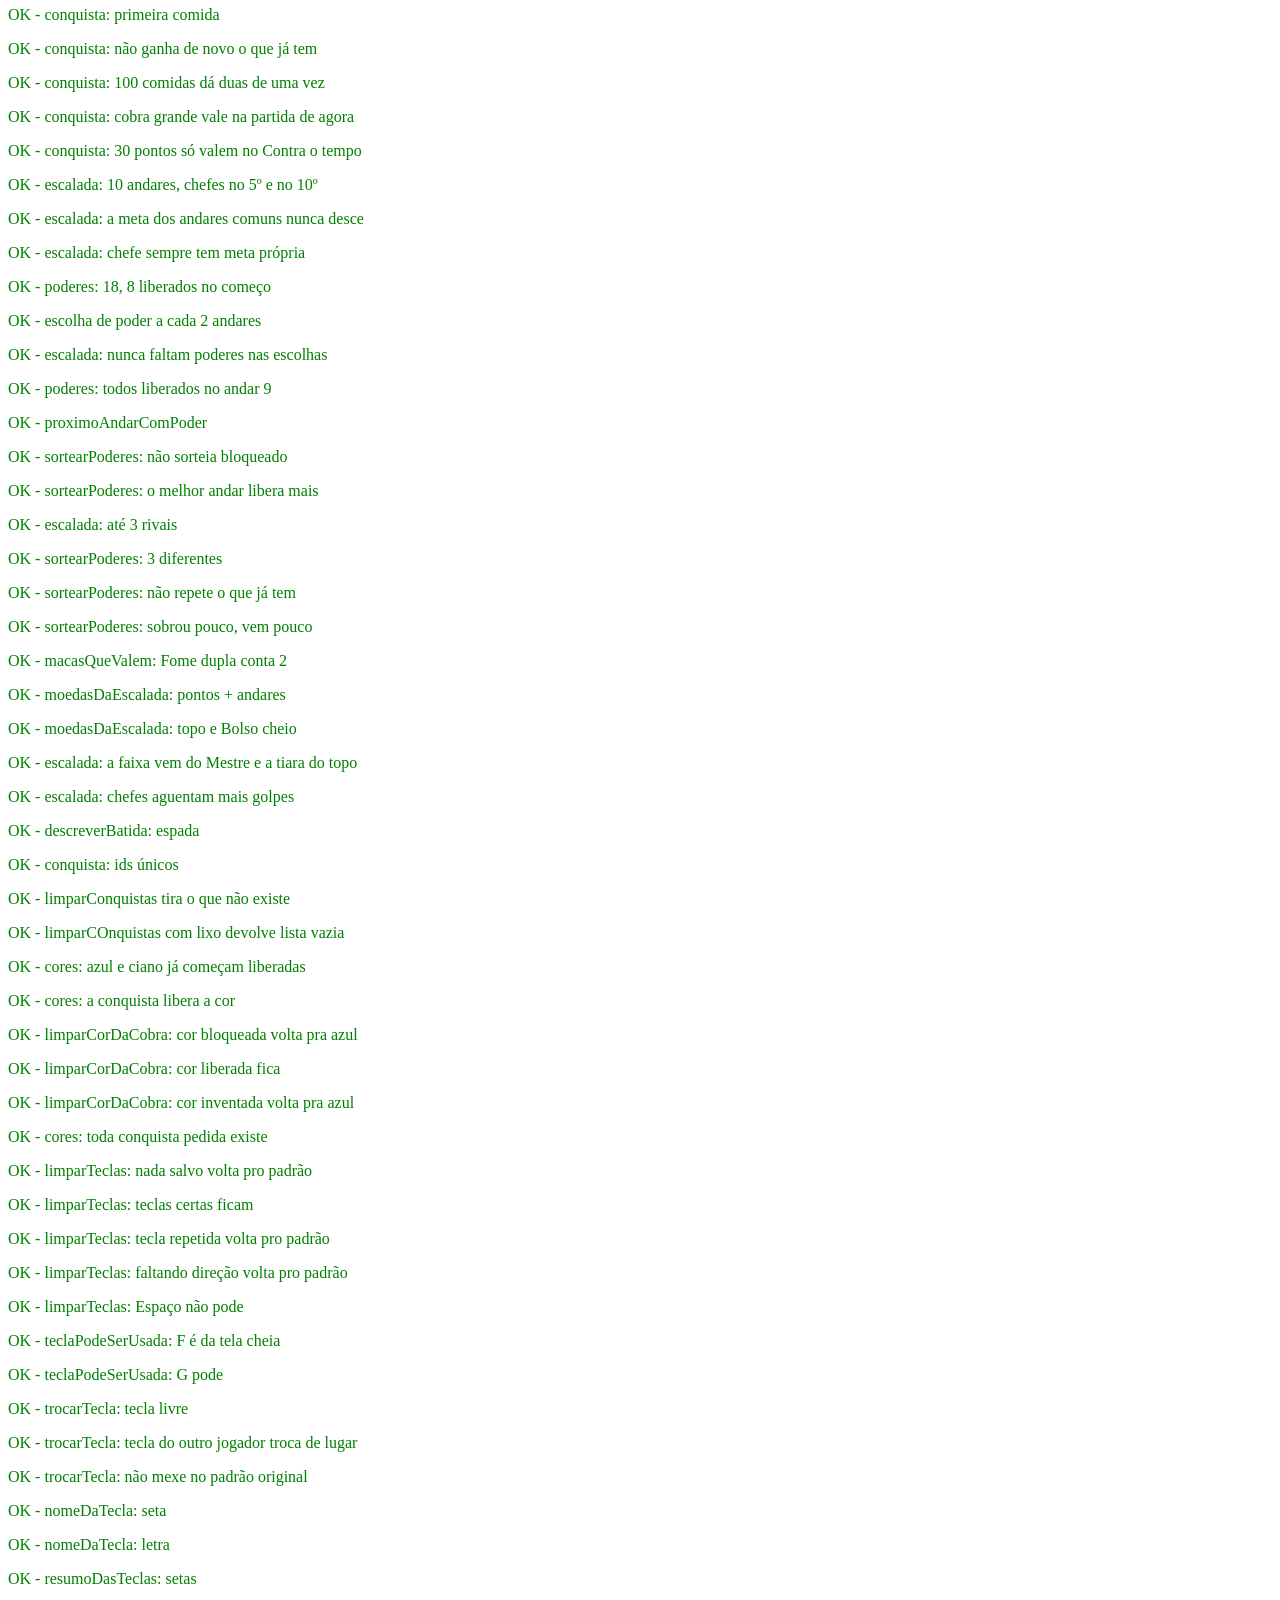
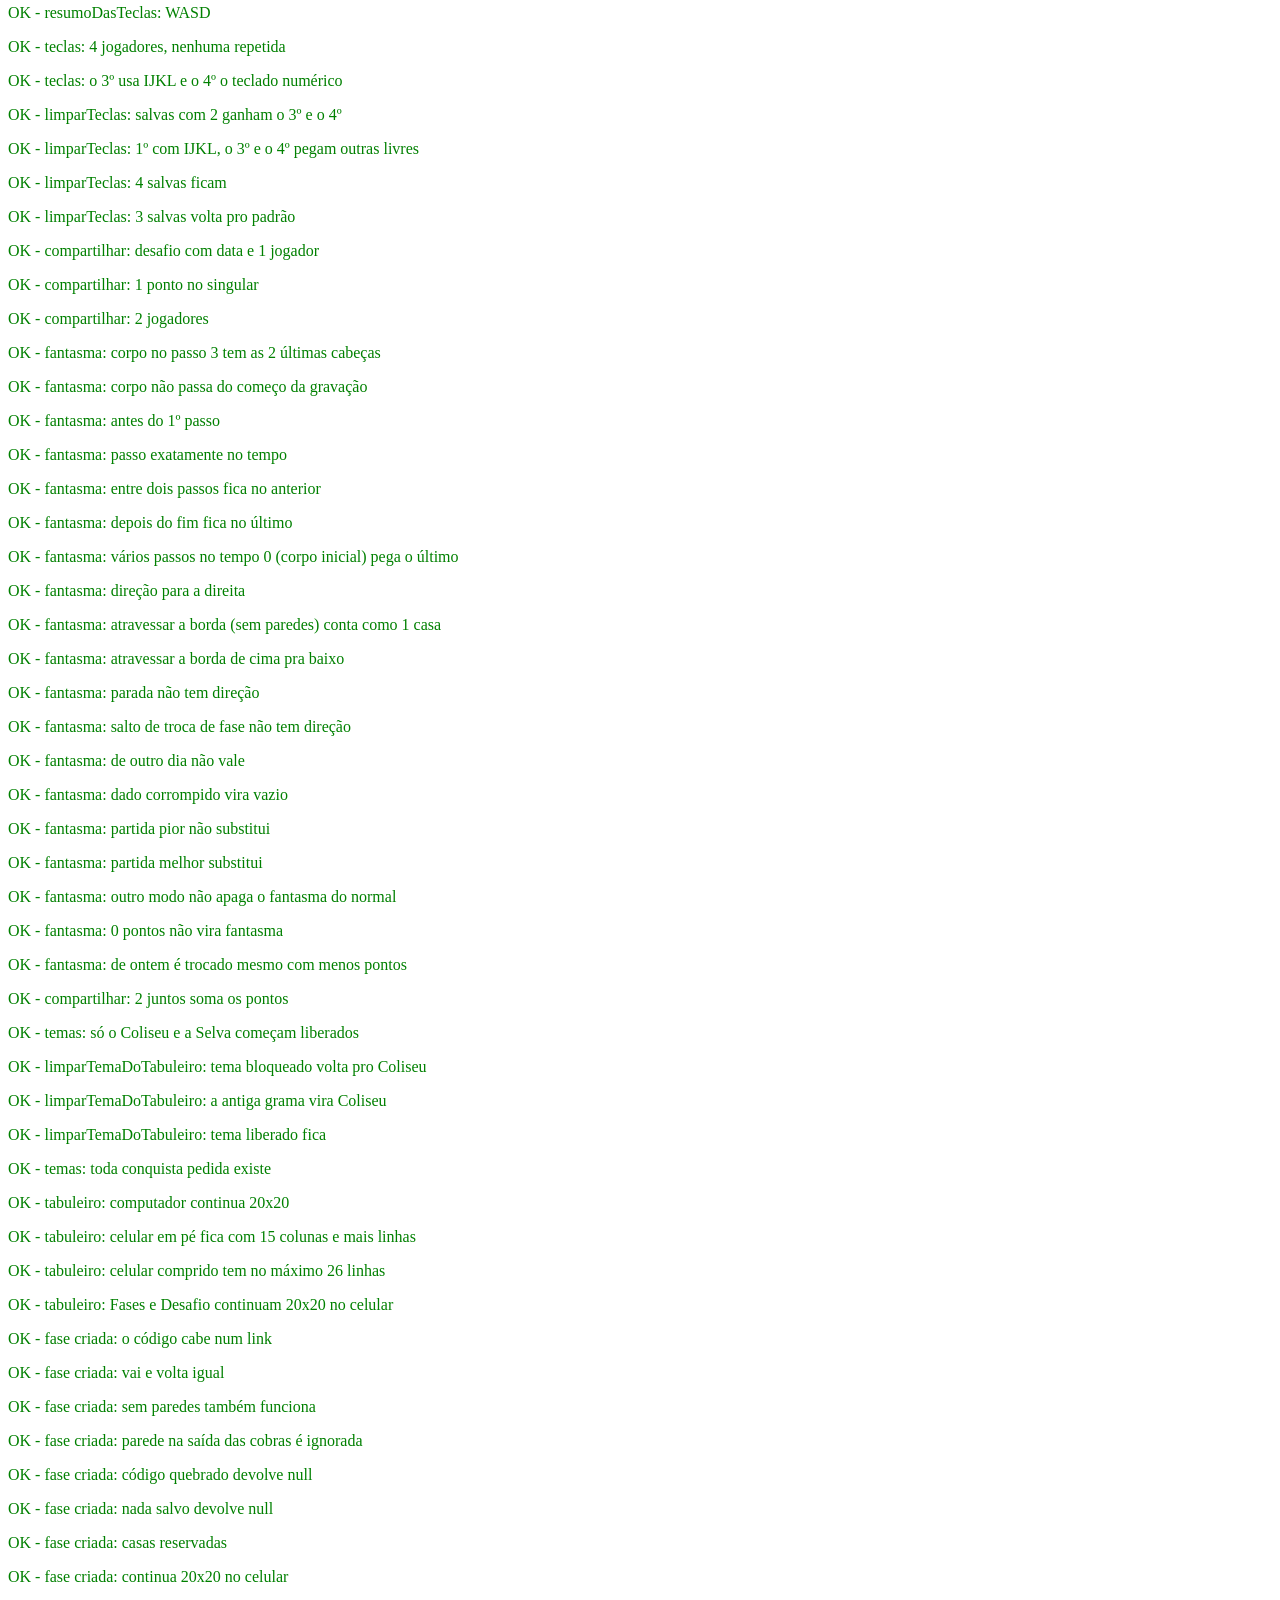
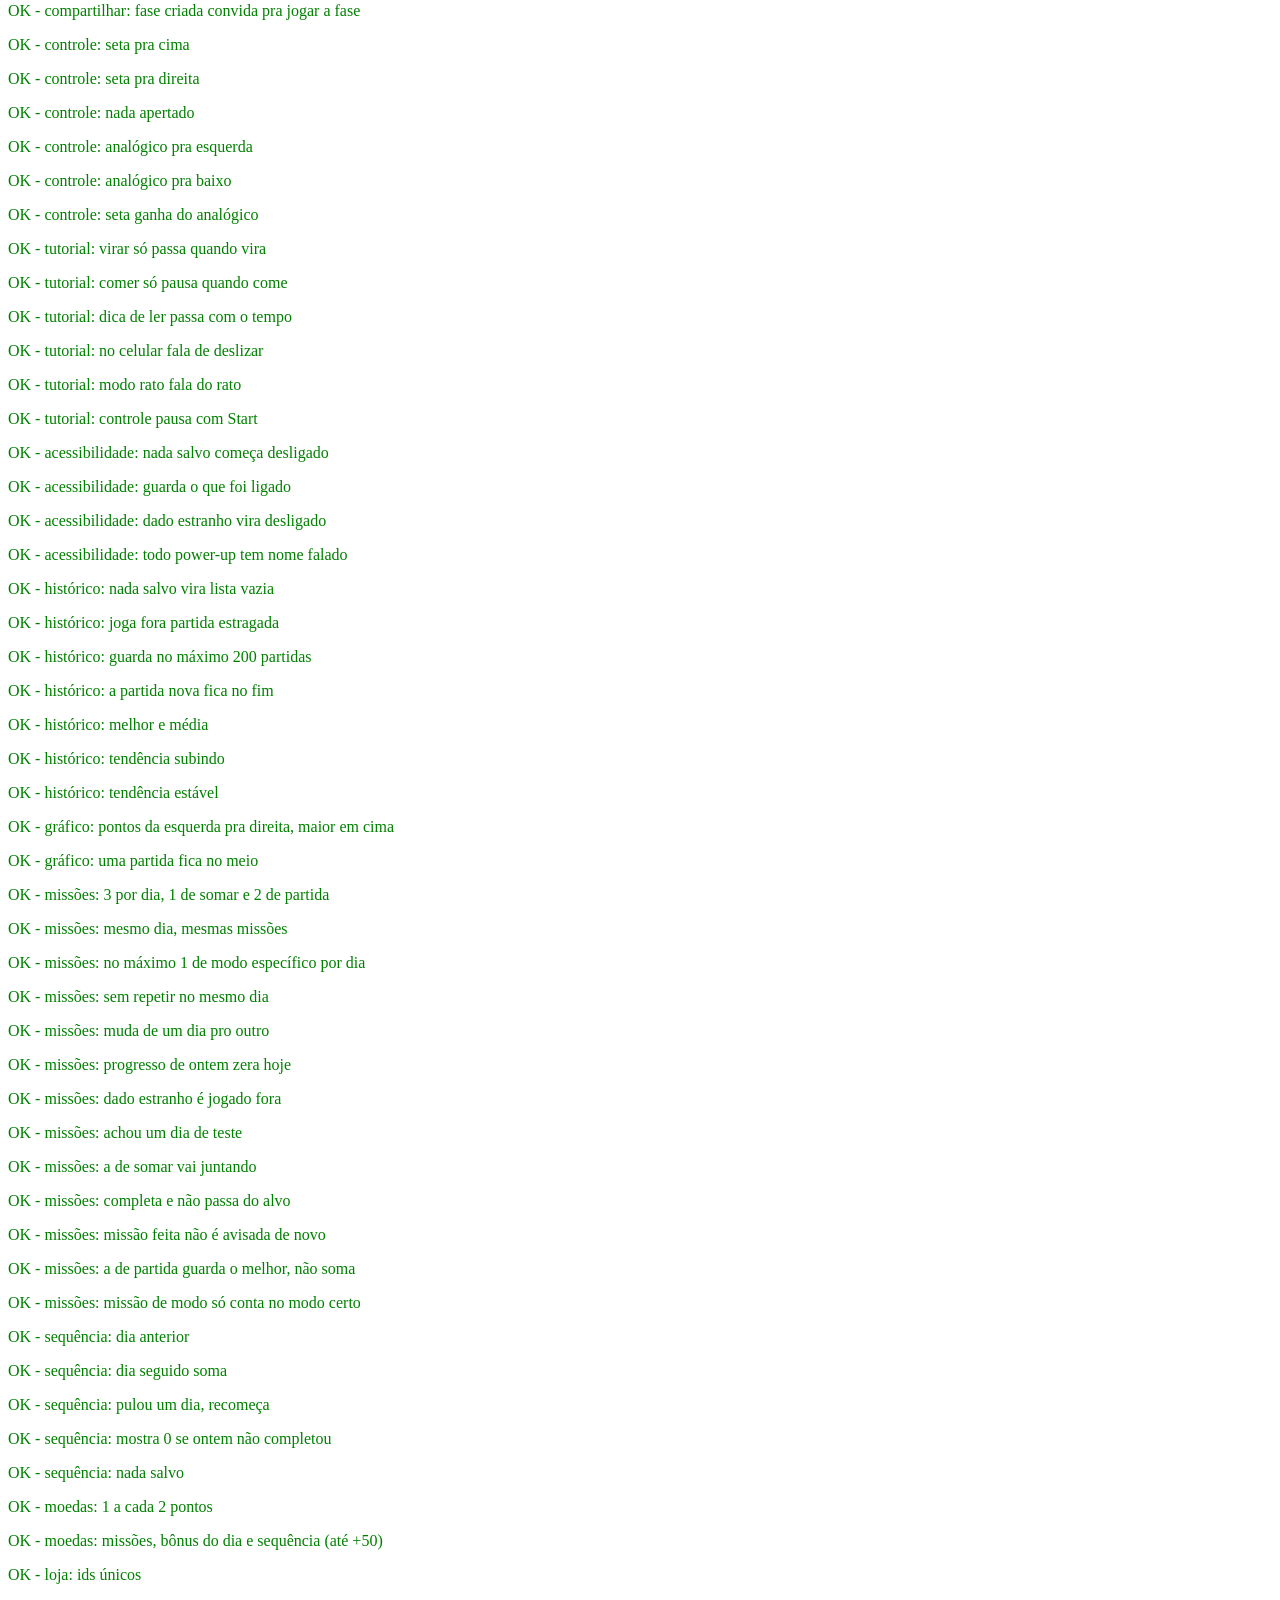
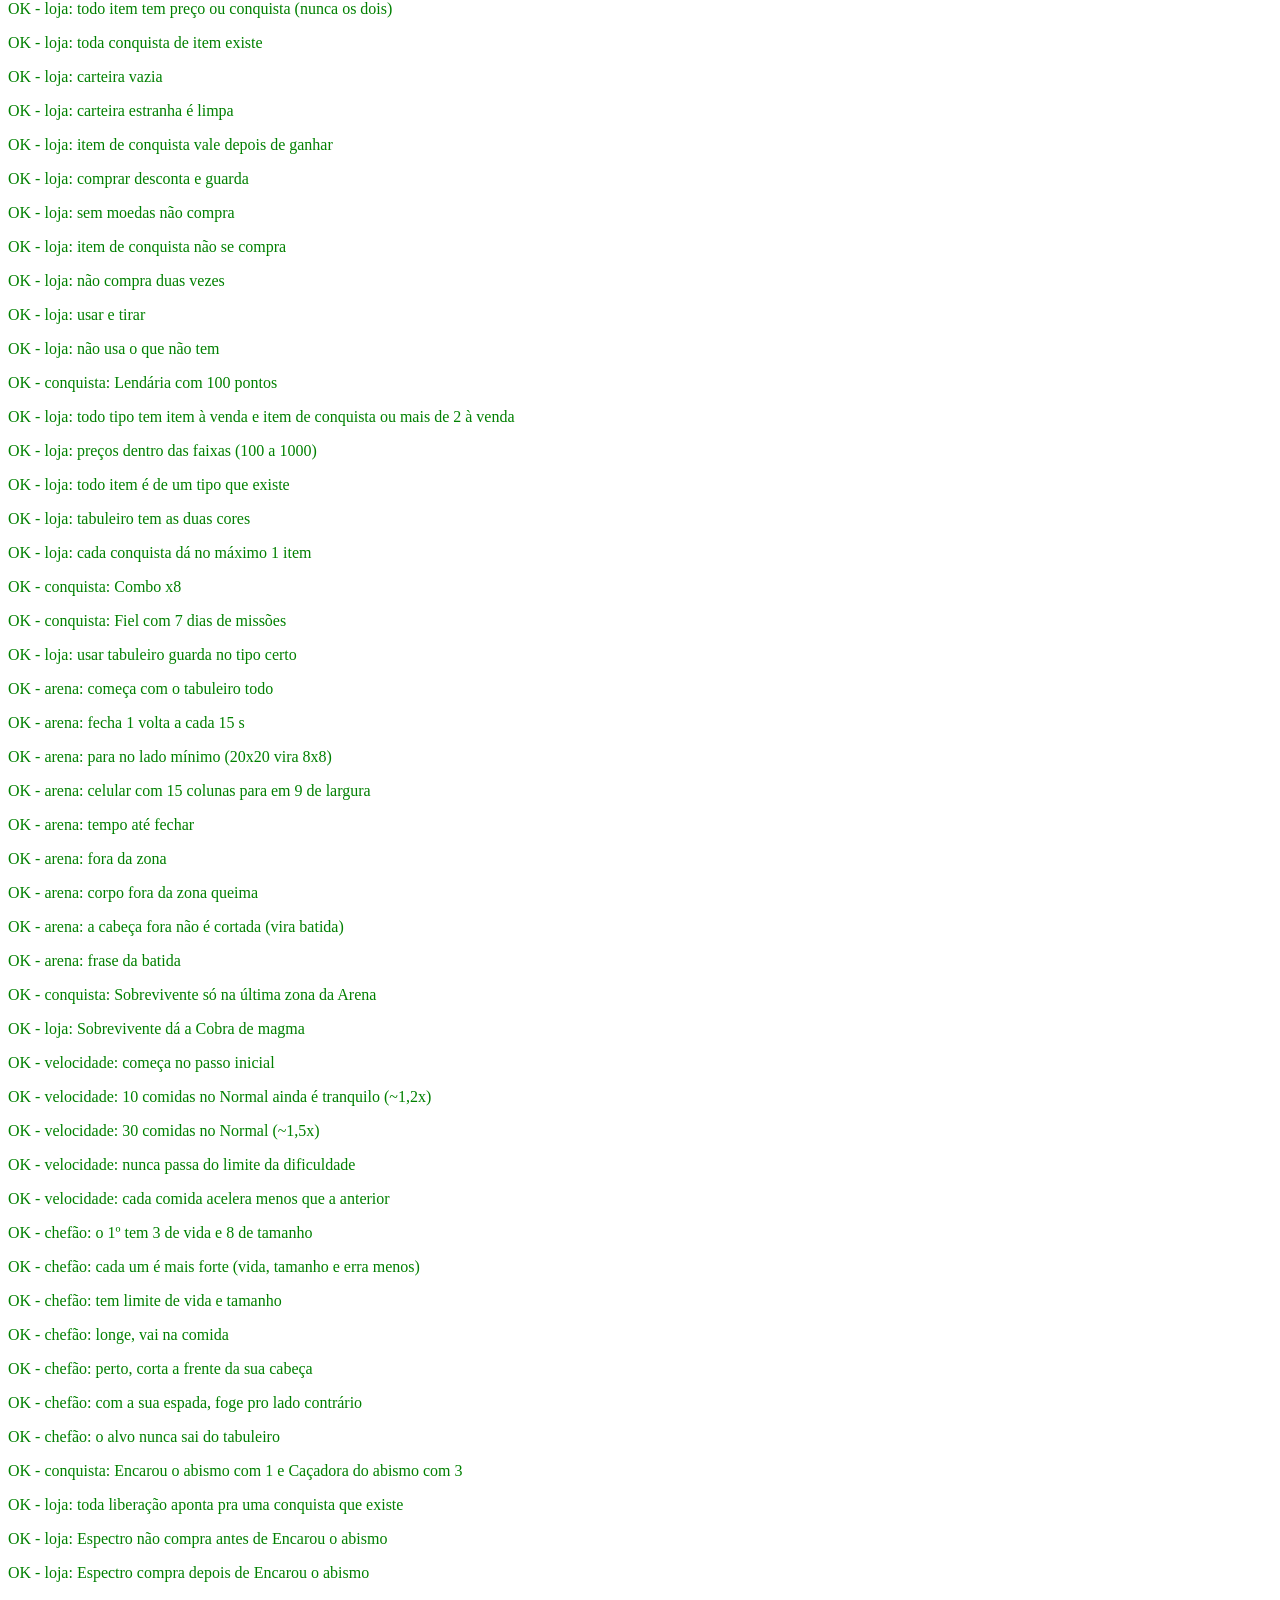
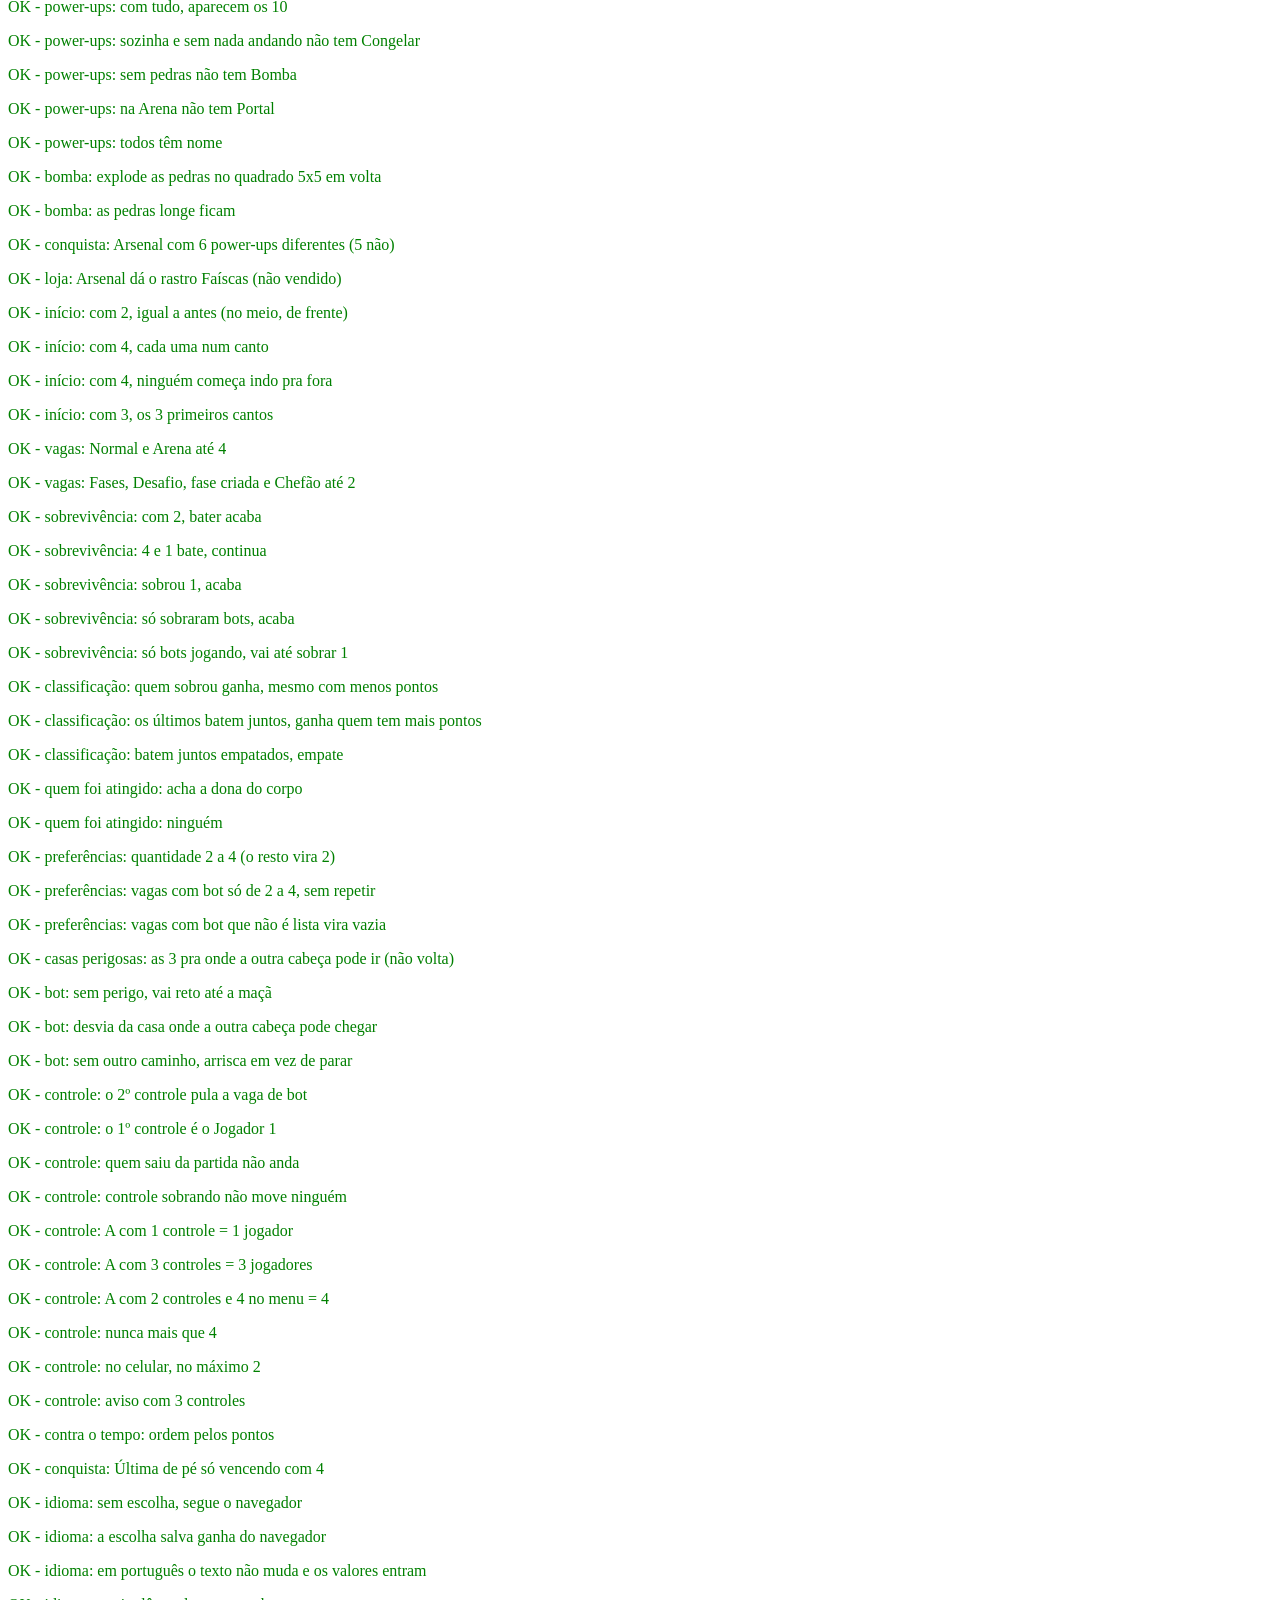
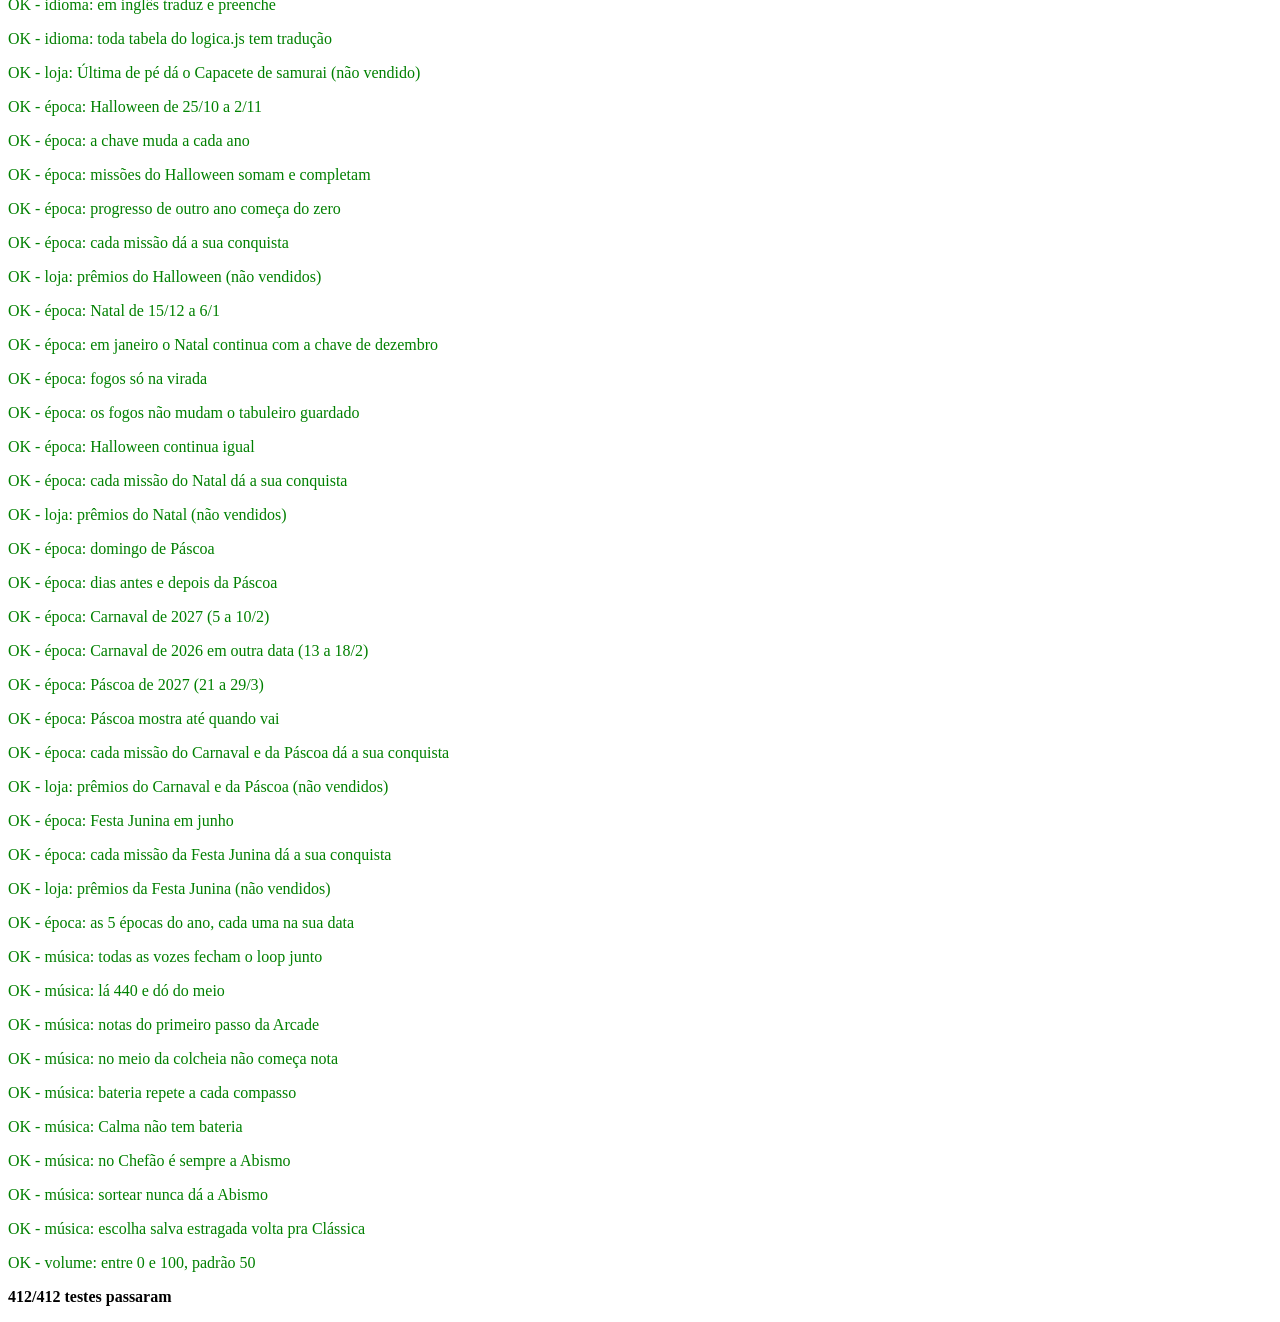
<file: testes.html>
<!DOCTYPE html>
<html lang="pt-br">
<head>
    <meta charset="UTF-8" />
    <title>Testes - Snake</title>
</head>
<body>
    <h1>Testes automatizados</h1>
    <div id="resultados"></div>

    <script src="idiomas.js"></script>
    <script src="logica.js"></script>
    <script src="testes.js"></script>
</body>
</html>
</file>
<file: style.css>
/* ==========================================
   Cores e fontes
   ========================================== */
:root {
    --fundo: #0e1712;
    --painel: #16241b;
    --painel-claro: #1e3025;
    --borda: #22342a;
    --borda-forte: #2b3d31;
    --texto: #eef3e6;
    --texto-suave: #9fb3a3;
    --texto-apagado: #7f9585;
    --destaque: #c6f36b;
    --ouro: #f5c451;
    --jogador1: #6fa0ff;
    --jogador2: #ff9a6b;
    --jogador3: #ff7ac6;
    --jogador4: #b98bff;

    --fonte: "Bricolage Grotesque", system-ui, sans-serif;
    --fonte-numeros: "IBM Plex Mono", ui-monospace, monospace;
}

* {
    box-sizing: border-box;
}

[hidden] {
    display: none !important;
}

body {
    margin: 0;
    min-height: 100vh;
    padding: 28px 24px;
    background: var(--fundo);
    color: var(--texto);
    font-family: var(--fonte);
}

button,
input,
select {
    font-family: inherit;
}

button {
    cursor: pointer;
}

.rotulo { 
    margin: 0;
    font-size: 13px;
    font-weight: 600;
    letter-spacing: 0.12em;
    text-transform: uppercase;
    color: var(--texto-suave);
}

.ponto {
    width: 10px;
    height: 10px;
    border-radius: 50%;
    flex-shrink: 0;
}

.ponto-1 { background: var(--jogador1); }
.ponto-2 { background: var(--jogador2); }
.ponto-3 { background: var(--jogador3); }
.ponto-4 { background: var(--jogador4); }

/* ==========================================
   Topo
   ========================================== */
.topo {
    max-width: 1168px;
    margin: 0 auto 28px;
    display: flex;
    flex-wrap: wrap;
    align-items: center;
    justify-content: space-between;
    gap: 16px;
}

.marca {
    display: flex;
    align-items: center;
    gap: 12px;
}

.logo {
    display: block;
    width: 40px;
    height: 40px;
    border-radius: 12px;
}

.marca-nome {
    font-size: 28px;
    font-weight: 800;
    letter-spacing: 0.08em;
}

.barra-acoes {
    display: flex;
    flex-wrap: wrap;
    align-items: center;
    gap: 10px;
}

.botao-contorno,
.botao-destaque {
    height: 44px;
    padding: 0 16px;
    display: inline-flex;
    align-items: center;
    gap: 8px;
    border-radius: 999px;
    font-size: 14px;
    font-weight: 600;
    transition: background 0.15s ease, transform 0.15s ease;
}

.botao-contorno {
    border: 1px solid var(--borda-forte);
    background: var(--painel);
    color: var(--texto);
    cursor: pointer;
}

.botao-contorno:hover {
    background: var(--painel-claro);
}

.botao-contorno input {
    width: 18px;
    height: 18px;
    margin: 0;
    accent-color: var(--destaque);
}

.botao-destaque {
    border: none;
    background: var(--destaque);
    color: var(--fundo);
    font-weight: 700;
}

.botao-destaque:hover {
    transform: translateY(-1px);
}

/* ==========================================
   Layout em 3 colunas
   ========================================== */
.layout {
    display: flex;
    justify-content: center;
    align-items: flex-start;
    gap: 32px;
}

.painel {
    width: 260px;
    flex-shrink: 0;
    display: flex;
    flex-direction: column;
    gap: 16px;
}

.cartao {
    padding: 20px;
    background: var(--painel);
    border: 1px solid var(--borda);
    border-radius: 16px;
    display: flex;
    flex-direction: column;
    gap: 14px;
}

/* ==========================================
   Controles (painel de esquerda)
   ========================================== */
.controle {
    display: flex;
    flex-direction: column;
    gap: 8px;
}

.controle-nome {
    margin: 0;
    display: flex;
    align-items: center;
    gap: 8px;
    font-size: 15px;
    font-weight: 600;
}

.teclas {
    display: flex;
    flex-wrap: wrap;
    gap: 6px;
}

kbd,
.tecla-botao {
    min-width: 36px;
    height: 36px;
    padding: 0 8px;
    display: inline-flex;
    align-items: center;
    justify-content:  center;
    border-radius: 8px;
    background: var(--fundo);
    border: 1px solid var(--borda-forte);
    border-bottom-width: 3px;
    color: var(--texto);
    font-family: var(--fonte-numeros);
    font-size: 14px;
}

.tecla-botao {
    cursor: pointer;
}

.tecla-botao:hover {
    border-color: var(--destaque);
}

.tecla-botao.esperando {
    border-color: var(--destaque);
    color: var(--destaque);
    animation: piscarTecla 0.8s ease-in-out infinite alternate;
}

@keyframes piscarTecla {
    to { opacity: 0.4; }
}

.dica-teclas {
    margin: 0;
    display: flex;
    flex-wrap: wrap;
    align-items: center;
    justify-content: space-between;
    gap: 4px 10px;
    font-size: 12px;
    color: var(--texto-suave);
}

.dica-teclas .botao-link {
    font-size: 12px;
}

.tecla-larga {
    height: 32px;
    font-size: 12px;
}

.controle-pausa {
    padding-top: 14px;
    border-top: 1px solid var(--borda);
    display: flex;
    align-items: center;
    justify-content: space-between;
    font-size: 14px;
    color: var(--texto-suave);
}

/* ==========================================
   Tabuleiro
   ========================================== */
.jogo {
    width: 520px;
    max-width: 100%;
    background: var(--painel);
    border: 1px solid var(--borda);
    border-radius: 20px;
    overflow: hidden;
}

.barra-placar {
    min-height: 60px;
    padding: 10px 20px;
    display: flex;
    flex-wrap: wrap;
    align-items: center;
    justify-content: space-between;
    gap: 8px 16px;
}

.placares {
    display: flex;
    flex-wrap: wrap;
    align-items: center;
    gap: 8px 20px;
}

.placar-jogador {
    display: flex;
    align-items: center;
    gap: 8px;
    font-size: 15px;
    font-weight: 600;
}

.placar-jogador strong {
    font-family: var(--fonte-numeros);
    font-size: 20px;
    font-weight: 600;
}

/* 3 ou 4 jogadores: placares em grade 2x2 */
.placares-muitos {
    display: grid;
    grid-template-columns: repeat(2, auto);
    gap: 4px 20px;
}

/* saiu da partida (3 ou 4 jogadores) */
.placar-jogador.fora {
    opacity: 0.45;
}

.placar-jogador.fora > span:nth-child(2) {
    text-decoration: line-through;
}

.barra-recorde {
    display: flex;
    align-items: center;
    gap: 6px;
    color: var(--ouro);
    font-family: var(--fonte-numeros);
    font-size: 18px;
    font-weight: 600;
}

.canvas-wrapper {
    position: relative;
    margin: 0 20px 20px;
    border-radius: 12px;
    overflow: hidden;
}

canvas {
    display: block;
    width: 100%;
    height: auto;
    aspect-ratio: 1 / 1;
}

/* ==========================================
   Telas por cima do tabuleiro
   ========================================== */
.overlay {
    position: absolute;
    inset: 0;
    padding: 28px 32px;
    background: rgba(14, 23, 19, 0.88);
    backdrop-filter: blur(2px);
    display: flex;
    flex-direction: column;
    overflow-y: auto;
}

.overlay-menu {
    gap: 20px;
}

.menu-cabecalho h2 {
    margin: 4px 0 0;
    font-size: 32px;
    font-weight: 800;
    line-height: 1.1;
}

.menu-nomes {
    display: grid;
    grid-template-columns: repeat(2, minmax(0, 1fr));
    gap: 12px;
}

.campo {
    display: flex;
    flex-direction: column;
    gap: 6px;
    font-size: 13px;
    font-weight: 600;
    color: var(--texto-suave);
}

.campo input,
.menu-dificuldade select {
    width: 100%;
    height: 44px;
    padding: 0 14px;
    border-radius: 10px;
    border: 1px solid var(--borda-forte);
    background: var(--fundo);
    color: var(--texto);
    font-size: 15px;
}

.campo-1 input { box-shadow: inset 0 -3px 0 var(--jogador1); }
.campo-2 input { box-shadow: inset 0 -3px 0 var(--jogador2); }
.campo-3 input { box-shadow: inset 0 -3px 0 var(--jogador3); }
.campo-4 input { box-shadow: inset 0 -3px 0 var(--jogador4); }

.campo input::placeholder {
    color: var(--texto-apagado);
}

/* nome + botão Pessoa/Bot lado a lado */
.campo-linha {
    display: flex;
    gap: 6px;
}

.campo-linha input {
    flex: 1;
    min-width: 0;
}

.campo input:disabled {
    border-style: dashed;
    cursor: default;
}

.botao-vaga {
    flex: none;
    padding: 0 10px;
    border-radius: 10px;
    border: 1px solid var(--borda-forte);
    background: var(--fundo);
    color: var(--texto-suave);
    font: inherit;
    font-size: 13px;
    cursor: pointer;
}

.botao-vaga[aria-pressed="true"] {
    border-color: var(--destaque);
    color: var(--texto);
}

.botao-vaga:focus-visible {
    outline: 2px solid var(--destaque);
    outline-offset: 1px;
}

.campo input:focus,
.menu-dificuldade select:focus {
    outline: 2px solid var(--destaque);
    outline-offset: 1px;
}

.menu-dificuldade {
    display: flex;
    flex-direction: column;
    gap: 6px;
    font-size: 13px;
    font-weight: 600;
    color: var(--texto-suave);
}

.menu-dificuldade select {
    cursor: pointer;
}

.menu-botoes {
    margin-top: auto;
    display: flex;
    flex-direction: column;
    gap: 10px;
}

.botoes-secundarios {
    display: grid;
    grid-template-columns: repeat(3, minmax(0, 1fr));
    gap: 10px;
}

.botao-principal {
    height: 52px;
    padding: 0 28px;
    border: none;
    border-radius: 14px;
    background: var(--destaque);
    color: var(--fundo);
    font-size: 17px;
    font-weight: 800;
    transition: transform 0.15s ease, filter 0.15s ease;
}

.botao-principal:hover {
    transform: translateY(-2px);
    filter: brightness(1.05);
}

.botao-secundario {
    height: 48px;
    border: 1px solid #3a5242;
    border-radius: 14px;
    background: transparent;
    color: var(--texto);
    font-size: 15px;
    font-weight: 600;
    transition: background 0.15s ease;
}

.botao-secundario:hover {
    background: var(--painel-claro);
}
 
.overlay-game-over {
    align-items: center;
    justify-content: center;
    gap: 14px;
    text-align: center;
}

.overlay-game-over p {
    margin: 0;
}

.resultado {
    font-size: 40px;
    font-weight: 800;
    line-height: 1.05;
}

.pontuacao-final {
    padding: 10px 18px;
    border-radius: 12px;
    background: var(--painel);
    border: 1px solid var(--borda-forte);
    font-family: var(--fonte-numeros);
    font-size: 16px;
}

.dica {
    font-size: 13px;
    color: var(--texto-suave);
}

/* ==========================================
   Recordes e itens (painel da direita)
   ========================================== */
.recordes ol {
    margin: 0;
    padding: 0;
    list-style: none;
    counter-reset: posicao;
    display: flex;
    flex-direction: column;
    gap: 4px;
}

.recordes li {
    counter-increment: posicao;
    height: 36px;
    padding: 0 10px;
    display: flex;
    align-items: center;
    gap: 12px;
    border-radius: 8px;
    font-family: var(--fonte-numeros);
    font-size: 14px;
}

.recordes li::before {
    content: counter(posicao);
    width: 16px;
    color: var(--texto-suave);
}

.recordes li:first-child {
    background: var(--painel-claro);
    font-weight: 600;
}

.recordes li:first-child::before {
    color: var(--ouro);
}

.recordes ol:empty::after {
    content: "Nenhum recorde ainda";
    font-size: 14px;
    color: var(--texto-apagado);
}

.itens {
    margin: 0;
    padding: 0;
    list-style: none;
    display: flex;
    flex-direction: column;
    gap: 12px;
}

.itens li {
    display: flex;
    align-items: flex-start;
    gap: 12px;
    font-size: 14px;
    line-height: 1.35;
}

.itens li div {
    display: flex;
    flex-direction: column;
}

.itens li span:not(.item-icone) {
    color: var(--texto-suave);
}

.item-icone {
    width: 14px;
    height: 14px;
    margin-top: 3px;
    flex-shrink: 0;
    border-radius: 3px;
    transform: rotate(45deg);
    background: var(--cor);
}

.item-redondo {
    border-radius: 50%;
    transform: none;
    box-shadow: inset 0 0 2px #b8860b;
    margin: 3px 5px 0; /* fica com 24px de largura, alinhado com os losangos */
}

.item-icone[data-powerup] {
    width: 24px;
    height: 24px;
    margin-top: -2px;
    border-radius: 0;
    transform: none;
    background: none;
}

.item-icone svg {
    display: block;
    width: 100%;
    height: 100%;
}

/* ==========================================
   Controles de toque (só aparecem no celular)
   ========================================== */
.controles-toque {
    display: none;
    grid-template-columns: repeat(3, 64px);
    grid-template-areas: 
       ".         cima      ."
       "esquerda  .         direita"
       ".         baixo     .";
    gap: 8px;
    justify-content: center;
    margin: 20px auto 0;
}

.botao-direcao {
    width: 64px;
    height: 64px;
    border: 1px solid var(--borda-forte);
    border-bottom-width: 3px;
    border-radius: 16px;
    background: var(--painel);
    color: var(--texto);
    font-size: 22px;
    touch-action: manipulation;
}

.botao-direcao:active {
    background: var(--destaque);
    color: var(--fundo);
}

.seta-cima { grid-area: cima; }
.seta-baixo { grid-area: baixo; }
.seta-esquerda { grid-area: esquerda; }
.seta-direita { grid-area: direita; }

@media (pointer: coarse) {
    .controles-toque {
        display: grid;
    }
}

/* ==========================================
   Telas menores
   ========================================== */
@media (max-width: 1140px) {
    .layout {
        flex-wrap: wrap;
    }

    .jogo {
        order: -1;
    }
}

/* no celular não tem teclado: o painel de teclas some */
@media (pointer: coarse) {
    .painel-controles {
        display: none;
    }
}

@media (max-width: 600px) {
    body {
        padding: 16px;
    }

    .topo {
        margin-bottom: 16px;
    }

    .marca-nome {
        font-size: 22px;
    }

    .barra-placar {
        padding: 10px 14px;
    }

    .canvas-wrapper {
        margin: 0 10px 10px;
    }

    .overlay {
        padding: 16px;
    }

    .overlay-menu {
        gap: 12px;
    }

    .menu-cabecalho h2 {
        font-size: 22px;
    }

    .menu-nomes {
        grid-template-columns: 1fr;
        gap: 8px;
    }

    .campo input,
    .menu-dificuldade select {
        height: 40px;
    }

    .botao-principal {
        height: 46px;
    }

    .botao-secundario {
        height: 42px;
    }

    .resultado {
        font-size: 28px;
    }

    .painel {
        width: 100%;
    }
}

.overlay-game-over button {
    width: 220px;
}

/* ==========================================
   Power-ups ativos no placar
   ========================================== */
.efeitos {
    display: flex;
    gap: 6px;
}

.efeito {
    min-width: 64px;
    padding: 4px 8px;
    display: inline-flex;
    flex-direction: column;
    gap: 4px;
    border-radius: 8px;
    background: var(--fundo);
    border: 1px solid var(--borda-forte);
    color: var(--cor-efeito);
    font-size: 11px;
    font-weight: 700;
    line-height: 1;
}

.efeito-trilho {
    height: 4px;
    border-radius: 999px;
    background: var(--painel-claro);
    overflow: hidden;
}

.efeito-barra {
    display: block;
    width: 100%;
    height: 100%;
    border-radius: 999px;
    background: var(--cor-efeito);
}

.efeito[data-efeito="invencivel"] { --cor-efeito: #f5c451; }
.efeito[data-efeito="velocidadeExtraAtiva"] {--cor-efeito: #38bdf8; }
.efeito[data-efeito="imaAtivo"] { --cor-efeito: #fb923c; }
.efeito[data-efeito="pontosDobradosAtivo"] {--cor-efeito: #e879f9; }

.efeito.acabando {
    animation: piscar 0.4s steps(2) infinite;
}

@keyframes piscar {
    50% { opacity: 0.35; }
}

@media (prefers-reduced-motion: reduce) {
    .efeito.acabando {
        animation: none;
    }
}

.menu-opcoes {
    display: grid;
    grid-template-columns: repeat(2, minmax(0, 1fr));
    gap: 12px;
}

/* ==========================================
   Selo de recorde no fim de jogo
   ========================================== */
.aviso-recorde {
    padding: 6px 16px;
    border-radius: 999px;
    background: var(--ouro);
    color: var(--fundo);
    font-size: 14px;
    font-weight: 800;
    letter-spacing: 0.04em;
    animation: aparecer-recorde 0.5s ease-out;
}

@keyframes aparecer-recorde {
    from {
        transform: scale(0.6);
        opacity: 0;
    }
    to {
        transform: scale(1);
        opacity: 1;
    }
}

@media (prefers-reduced-motion: reduce) {
    .aviso-recorde {
        animation: none;
    }
}

/* ==========================================
   Tela "Como jogar"
   ========================================== */
.menu-cabecalho {
    display: flex;
    justify-content: space-between;
    align-items: flex-start;
    gap: 12px;
}

.botao-link {
    min-height: 32px;
    padding: 4px 0;
    border: none;
    background: none;
    color: var(--destaque);
    font-size: 14px;
    font-weight: 700;
    text-decoration: underline;
    text-underline-offset: 3px;
    white-space: nowrap;
}

.botao-link:hover {
    color: #e2ffa8;
}

.overlay-como-jogar {
    gap: 18px;
    background: rgba(14, 23, 18, 0.97);
}

.como-jogar-topo {
    display: flex;
    justify-content: space-between;
    align-items: center;
    gap: 12px;
}

.como-jogar-topo h2 {
    margin: 0;
    font-size: 28px;
    font-weight: 800;
}

.como-jogar-topo .botao-secundario {
    height: 40px;
    padding: 0 18px;
}

.overlay-como-jogar h3 {
    margin: 0 0 6px;
    font-size: 13px;
    font-weight: 600;
    letter-spacing: 0.12em;
    text-transform: uppercase;
    color: var(--texto-suave);
}

.overlay-como-jogar p,
.overlay-como-jogar ul {
    margin: 0;
    font-size: 14px;
    line-height: 1.5;
}

.overlay-como-jogar ul {
    padding-left: 18px;
    display: flex;
    flex-direction: column;
    gap: 4px;
}

.causa-morte {
    font-size: 15px;
    color: var(--texto-suave);
}

/* ==========================================
   Velocidade no placar
   ========================================== */
.placar-direita {
    display: flex;
    align-items: center;
    gap: 16px;
}

.barra-velocidade {
    display: flex;
    align-items: center;
    gap: 4px;
    color: var(--texto-suave);
    font-family: var(--fonte-numeros);
    font-size: 15px;
    font-weight: 600;
    transition: color 0.3s ease;
}

.barra-velocidade.acelerou {
    color: var(--destaque);
}

/* ==========================================
   Estatísticas
   ========================================== */
.lista-estatisticas {
    margin: 0;
    display: flex;
    flex-direction: column;
    gap: 6px;
}

.lista-estatisticas div {
    display: flex;
    justify-content: space-between;
    gap: 12px;
    font-size: 14px;
}

.lista-estatisticas dt {
    color: var(--texto-suave);
}

.lista-estatisticas dd {
    margin: 0;
    font-family: var(--fonte-numeros);
    font-weight: 600;
    text-align: right;
}

.estatisticas .botao-link {
    align-self: flex-start;
    font-size: 13px;
}

/* "Sem paredes" travado durante a partida */
.botao-contorno:has(input:disabled) {
    opacity: 0.55;
    cursor: not-allowed;
}

/* ==========================================
   Celular
   ========================================== */
@media (pointer: coarse) {
    body {
        touch-action: manipulation; /* toque duplo não dá zoom na página */
    }

    button,
    label {
        -webkit-tap-highlight-color: transparent;
    }

    .controles-toque {
        margin: 0 auto 16px;
    }
}

@media (max-width: 600px) {
    body {
        padding: 12px;
    }

    .topo {
        gap: 10px;
        margin-bottom: 12px;
    }

    .logo {
        width: 34px;
        height: 34px;
    }

    /* os 4 botões do topo em 2 linhas de 2, ocupando a largura toda */
    .barra-acoes {
        width: 100%;
        display: grid;
        grid-template-columns: repeat(2, minmax(0, 1fr));
        gap: 8px;
    }

    .botao-contorno,
    .botao-destaque {
        height: 40px;
        padding: 0 12px;
        justify-content: center;
        font-size: 13px;
    }

    .layout {
        gap: 16px;
    }

    .jogo {
        border-radius: 16px;
    }

    .barra-placar {
        min-height: 0;
        padding: 10px 12px;
    }

    /* menu mais compacto pra caber em cima do tabuleiro */
    .overlay-menu {
        gap: 10px;
    }

    .menu-cabecalho h2 {
        font-size: 20px;
    }

    .menu-nomes {
        grid-template-columns: repeat(2, minmax(0, 1fr));
    }

    .campo,
    .menu-dificuldade {
        font-size: 12px;
        gap: 4px;
    }

    .campo input,
    .menu-dificuldade select {
        height: 38px;
        padding: 0 10px;
        font-size: 14px;
    }

    .botao-principal {
        height: 42px;
    }

    .botao-secundario {
        height: 38px;
    }

    .controles-toque {
        grid-template-columns: repeat(3, 68px);
    }

    .botao-direcao {
        width: 68px;
        height: 68px;
    }
}

/* ==========================================
   Relógio do modo Contra o Tempo
   ========================================== */
.relogio-tempo {
    min-width: 3em;
    font-family: var(--fonte-numeros);
    font-size: 18px;
    font-weight: 700;
    color: var(--texto);
    text-align: right;
}

.relogio-tempo.acabando {
    color: #ff8a80;
    animation: piscar 0.5s steps(2) infinite;
}

@media (prefers-reduced-motion: reduce) {
    .relogio-tempo.acabando {
        animation: none;
    }
}

/* ==========================================
   Modo Fases
   ========================================== */
.indicador-fase {
    padding: 2px 10px;
    border-radius: 999px;
    background: var(--painel-claro);
    color: var(--destaque);
    font-size: 13px;
    font-weight: 700;
    white-space: nowrap;
}

/* ==========================================
   Menu: Modo, Dificuldade, Jogadores e Nível de Bot (2 por linha)
   ========================================== */
.menu-opcoes {
    grid-template-columns: repeat(2, minmax(0, 1fr));
}

.menu-dificuldade select {
    text-overflow: ellipsis;
}

/* ==========================================
   Conquistas
   ========================================== */
.lista-conquistas {
    margin: 0;
    padding: 0;
    list-style: none;
    display: flex;
    flex-direction: column;
    gap: 8px;
}

.lista-conquistas li {
    display: flex;
    align-items: flex-start;
    gap: 10px;
    font-size: 14px;
    line-height: 1.35;
}

.lista-conquistas li::before {
    content: "";
    width: 12px;
    height: 12px;
    margin-top: 3px;
    flex-shrink: 0;
    border-radius: 50%;
    border: 2px solid var(--borda-forte);
}

.lista-conquistas li.ganhou::before {
    background: var(--ouro);
    border-color: var(--ouro);
}

.lista-conquistas li.bloqueada {
    opacity: 0.5;
}

.lista-conquistas li div {
    display: flex;
    flex-direction: column;
}

.lista-conquistas li span {
    color: var(--texto-suave);
}

/* aviso que aparece em cima do tabuleiro ao ganhar uma conquista */
.aviso-conquista {
    position: absolute;
    top: 12px;
    left: 50%;
    max-width: calc(100% - 24px);
    margin: 0;
    padding: 8px 16px;
    border-radius: 999px;
    background: var(--ouro);
    color: var(--fundo);
    font-size: 14px;
    font-weight: 800;
    white-space: nowrap;
    overflow: hidden;
    text-overflow: ellipsis;
    pointer-events: none;
    transform: translateX(-50%);
    animation: aparecer-conquista 2.8s ease forwards;
}

@keyframes aparecer-conquista {
    0% { opacity: 0; transform: translate(-50%, -8px); }
    10% { opacity: 1; transform: translate(-50%, 0); }
    85% { opacity: 1; }
    100% { opacity: 0; } 
}

@media (prefers-reduced-motion: reduce) {
    .aviso-conquista {
        animation: none;
    }
}

/* ==========================================
   Cores da Cobra
   ========================================== */
.cores-da-cobra {
    display: flex;
    flex-wrap: wrap;
    gap: 10px;
}

.amostra-cor {
    width: 36px;
    height: 36px;
    padding: 0;
    border: 2px solid var(--borda-forte);
    border-radius: 50%;
    background: linear-gradient(135deg, var(--cor-cabeca) 50%, var(--cor-corpo) 50%);
    cursor: pointer;
}

.amostra-cor[aria-pressed="true"] {
    outline: 3px solid var(--destaque);
    outline-offset: 2px;
}

.amostra-cor:disabled {
    opacity: 0.3;
    cursor: not-allowed;
}

.nome-cor-da-cobra {
    margin: 0;
    font-size: 13px;
    color: var(--texto-suave);
}

/* ==========================================
   Tela cheia
   ========================================== */
.botao-tela-cheia {
    width: 34px;
    height: 34px;
    padding: 0;
    display: inline-flex;
    align-items: center;
    justify-content: center;
    border: 1px solid var(--borda-forte);
    border-radius: 8px;
    background: none;
    color: var(--texto-suave);
    cursor: pointer;
}

.botao-tela-cheia:hover,
.botao-tela-cheia[aria-pressed="true"] {
    color: var(--destaque);
    border-color: var(--destaque);
}

/* o placar e o tabuleiro ficam do maior tamanho quadrado que cabe na tela */
.jogo:fullscreen {
    --lado: min(100vw - 40px, 100vh - 120px);
    width: 100%;
    max-width: none;
    border: none;
    border-radius: 0;
    background: var(--fundo);
    display: flex;
    flex-direction: column;
    align-items: center;
    justify-content: center;
}

.jogo:fullscreen .barra-placar,
.jogo:fullscreen .canvas-wrapper {
    width: var(--lado);
}

.jogo:fullscreen .canvas-wrapper {
    margin: 0;
}

@media (pointer: coarse) {
    /* no celular sobra espaço embaixo pras setas de toque */
    .jogo:fullscreen {
        --lado: min(100vw - 20px, 100vh - 360px);
    }
}

/* ==========================================
   Compartilhar resultado
   ========================================== */
/* com um botão a mais a tela pode ficar apertada: os itens mantêm o tamanho e a tela rola */
.overlay-game-over > * {
    flex-shrink: 0;
}

/* aparece só se o navegador não deixar copiar sozinho: a pessoa seleciona e copia */
.texto-compartilhar {
    max-width: 260px;
    padding: 8px 10px;
    border: 1px dashed var(--borda-forte);
    border-radius: 10px;
    font-size: 13px;
    line-height: 1.4;
    white-space: pre-line;
    user-select: all;
}

/* no celular: sem teclado, a dica de tecla não serve; e aperta o espaço pra caber tudo */
@media (pointer: coarse) {
    .overlay-game-over {
        gap: 8px;
    }

    .overlay-game-over .dica {
        display: none;
    }
}

/* ==========================================
   2 Juntos (cooperativo)
   ========================================== */
.placar-juntos {
    padding: 2px 10px;
    border-radius: 999px;
    background: var(--painel-claro);
    color: var(--destaque);
}

/* ==========================================
   Tema do tabuleiro
   ========================================== */
/* mesmo botão das cores da cobra, só que quadradinho, como uma casa do tabuleiro */
.amostra-tema {
    border-radius: 8px;
}

/* ==========================================
   Celular: tabuleiro de ponta a ponta
   ========================================== */
@media (pointer: coarse) and (max-width: 600px) {
    /* a área do jogo encosta nas bordas da tela: o tabuleiro ganha a largura toda */
    .jogo {
        width: auto;
        max-width: none;
        margin-inline: -12px;
        border-left: 0;
        border-right: 0;
        border-radius: 0;
    }

    .canvas-wrapper {
        margin: 0 0 8px;
        border-radius: 0;
    }

    /* tela cheia: largura toda, deixando espaço embaixo pras setas */
    .jogo:fullscreen {
        --lado: min(100vw, 100vh - 300px);
        margin-inline: 0;
    }
}

/* ==========================================
   Celular: só deslizar (sem setas) e pausa no placar
   ========================================== */
.botao-pausa-toque {
    display: none;
}

@media (pointer: coarse) {
    /* sem as setas: o tabuleiro (com casas maiores) ocupa o espaço */
    .controles-toque {
        display: none;
    }

    .botao-pausa-toque {
        display: inline-flex;
    }
}

@media (pointer: coarse) and (max-width: 600px) {
    /* tela cheia: o tabuleiro pode usar a largura toda, já que não tem mais setas embaixo */
    .jogo:fullscreen {
        --lado: 100vw;
    }
}
/* ==========================================
   Editor de fases
   ========================================== */
.menu-links {
    display: flex;
    gap: 14px;
}

.barra-editor {
    display: flex;
    flex-direction: column;
    gap: 10px;
    margin-top: 12px;
}

.barra-editor[hidden] {
    display: none;
}

.barra-editor p {
    margin: 0;
    font-size: 14px;
}

.barra-editor-botoes {
    display: flex;
    flex-wrap: wrap;
    gap: 8px;
}

.barra-editor-botoes button {
    flex: 1 1 auto;
}

/* celular: o tabuleiro vai de ponta a ponta, então a barra precisa de margem dos lados */
@media (max-width: 600px) {
    .barra-editor {
        padding: 0 12px 12px;
    }
}

/* pintando paredes com o dedo, a página não rola */
.canvas-wrapper canvas {
    touch-action: none;
}

/* ==========================================
   Controle de videogame
   ========================================== */
.aviso-controle {
    margin: 10px 0 0;
    font-size: 13px;
    color: var(--destaque);
}

/* ==========================================
   Tutorial
   ========================================== */
.dica-tutorial {
    position: absolute;
    bottom: 12px;
    left: 50%;
    display: flex;
    align-items: center;
    gap: 12px;
    width: max-content;
    max-width: calc(100% - 24px);
    padding: 10px 14px;
    border-radius: 14px;
    background: rgba(0, 0, 0, 0.78);
    color: #fff;
    font-size: 14px;
    font-weight: 700;
    transform: translateX(-50%);
}

.dica-tutorial[hidden] {
    display: none;
}

.dica-tutorial p {
    margin: 0;
}

.dica-tutorial .botao-link {
    flex-shrink: 0;
    min-height: 0;
}

/* ==========================================
   Acessibilidade
   ========================================== */
.opcao-acessibilidade {
    display: flex;
    align-items: flex-start;
    gap: 10px;
    margin-bottom: 10px;
    cursor: pointer;
}

.opcao-acessibilidade input {
    width: 18px;
    height: 18px;
    margin: 2px 0 0;
    flex-shrink: 0;
    accent-color: var(--destaque);
}

.opcao-acessibilidade span {
    display: flex;
    flex-direction: column;
    font-size: 13px;
    opacity: 0.85;
}

.opcao-acessibilidade b {
    font-size: 14px;
    opacity: 1;
}

.dica-acessibilidade {
    margin: 4px 0 0;
    font-size: 12px;
    opacity: 0.7;
}

/* contorno bem vísivel em quem está selecionado pelo teclado (Tab) */
button:focus-visible,
select:focus-visible,
input:focus-visible,
.botao-contorno:focus-within {
    outline: 3px solid var(--destaque);
    outline-offset: 2px;
}

/* só o leitor de tela "vê" (fica fora da tela) */
.so-leitor {
    position: absolute;
    width: 1px;
    height: 1px;
    margin: -1px;
    padding: 0;
    overflow: hidden;
    clip: rect(0 0 0 0);
    white-space: nowrap;
    border: 0;
}

/* opção "Menos movimento": desliga as animações da página */
body.menos-movimento *,
body.menos-movimento *::before,
body.menos-movimento *::after {
    animation: none !important;
    transition: none !important;
    scroll-behavior: auto !important;
}

/* ==========================================
   Histórico com gráfico
   ========================================== */
.historico-topo {
    display: flex;
    align-items: center;
    justify-content: space-between;
    gap: 8px;
}

.historico-topo .rotulo {
    margin: 0;
}

.historico-topo select {
    max-width: 55%;
    padding: 4px 6px;
    border: 1px solid rgba(255, 255, 255, 0.15);
    border-radius: 8px;
    background: rgba(0, 0, 0, 0.25);
    color: inherit;
    font: inherit;
    font-size: 12px;
}

.grafico-historico {
    display: block;
    width: 100%;
    height: auto;
    margin-top: 10px;
}

.grafico-linha {
    fill: none;
    stroke: var(--destaque);
    stroke-width: 2;
    stroke-linejoin: round;
    stroke-linecap: round;
}

.grafico-ponto {
    fill: var(--destaque);
}

.grafico-media {
    stroke: rgba(255, 255, 255, 0.35);
    stroke-width: 1;
    stroke-dasharray: 4 4;
}

.grafico-texto {
    fill: rgba(255, 255, 255, 0.5);
    font-size: 11px;
}

.resumo-historico {
    margin: 6px 0 0;
    font-size: 13px;
    opacity: 0.8;
}

/* ==========================================
   Missões diárias
   ========================================== */
.lista-missoes {
    display: flex;
    flex-direction: column;
    gap: 12px;
    margin: 0;
    padding: 0;
    list-style: none;
}

.missao {
    display: grid;
    grid-template-columns: 1fr auto;
    gap: 6px 10px;
    font-size: 14px;
}

.missao-numero {
    font-family: "IBM Plex Mono", monospace;
    font-size: 13px;
    opacity: 0.8;
}

.missao-barra {
    grid-column: 1 / -1;
    height: 6px;
    border-radius: 999px;
    background: rgba(255, 255, 255, 0.1);
    overflow: hidden;
}

.missao-barra::before {
    content: "";
    display: block;
    width: var(--progresso);
    height: 100%;
    border-radius: inherit;
    background: var(--destaque);
}

.missao.feita .missao-texto {
    opacity: 0.6;
    text-decoration: line-through;
}

.missao.feita .missao-numero {
    color: var(--destaque);
    opacity: 1;
    font-weight: 700;
}

/* na plataforma de jogos: a tela cheia é a dela, e não pode mandar pra fora nem instalar */
.na-plataforma #botaoTelaCheia,
.na-plataforma #botaoInstalar,
.na-plataforma #botaoCompartilhar,
.na-plataforma #botaoCopiarFase {
    display: none !important;
}

/* cartão Som: barrinhas de volume e a música da partida */
.volume-som {
    display: grid;
    grid-template-columns: 64px 1fr 42px;
    gap: 10px;
    align-items: center;
    margin: 6px 0;
    font-size: 14px;
}

.volume-som input {
    width: 100%;
    accent-color: var(--destaque);
}

.volume-som output {
    text-align: right;
    font-family: var(--fonte-numeros);
    font-size: 12px;
    color: var(--texto-suave);
}

.escolha-musica {
    display: flex;
    flex-wrap: wrap;
    align-items: center;
    gap: 8px;
    margin: 10px 0 4px;
    font-size: 14px;
}

.escolha-musica select {
    flex: 1 1 160px;
    min-width: 0;
    padding: 6px 8px;
    border: 1px solid rgba(255, 255, 255, 0.15);
    border-radius: 8px;
    background: rgba(0, 0, 0, 0.25);
    color: inherit;
    font: inherit;
    font-size: 13px;
}

.escolha-musica button:disabled {
    opacity: 0.5;
    cursor: default;
}

/* missões da época (Halloween...), embaixo das do dia */
.missao-epoca-titulo {
    padding-top: 10px;
    border-top: 1px solid rgba(255, 255, 255, 0.12);
    font-size: 13px;
    font-weight: 700;
    color: #ff9a3c;
}

.opcao-epoca {
    margin: 12px 0 0;
}

/* ==========================================
   Moedas e loja
   ========================================== */
.dica-loja {
    margin: 0;
    font-size: 12px;
    color: var(--texto-suave);
}

.saldo-loja {
    margin-left: 8px;
    font-size: 18px;
    color: var(--ouro);
}

.abas-loja {
    display: flex;
    gap: 8px;
}

.aba-loja {
    padding: 6px 14px;
    border: 1px solid var(--borda-forte);
    border-radius: 999px;
    background: transparent;
    color: inherit;
    font: inherit;
    font-size: 14px;
    font-weight: 700;
    cursor: pointer;
}

.aba-loja[aria-selected="true"] {
    border-color: var(--destaque);
    background: var(--destaque);
    color: var(--fundo);
}

.overlay-como-jogar .itens-loja {
    display: grid;
    grid-template-columns: repeat(auto-fill, minmax(96px, 1fr));
    gap: 10px;
    padding: 0;
    list-style: none;
}

.item-loja {
    display: flex;
    flex-direction: column;
    align-items: center;
    gap: 6px;
    padding: 10px 6px;
    border: 1px solid var(--borda);
    border-radius: 14px;
    background: rgba(255, 255, 255, 0.03);
    text-align: center;
    font-size: 13px;
}

.item-loja.equipado {
    border-color: var(--destaque);
}

.previa-loja {
    width: 72px;
    height: 72px;
    border-radius: 12px;
}

.item-loja button {
    width: 100%;
    padding: 5px 4px;
    border-radius: 999px;
    font: inherit;
    font-size: 12px;
    font-weight: 700;
    cursor: pointer;
}

.botao-comprar {
    border: 1px solid var(--ouro);
    background: transparent;
    color: var(--ouro);
}

.botao-comprar:not(:disabled):hover {
    background: var(--ouro);
    color: var(--fundo);
}

.botao-usar {
    border: 1px solid var(--destaque);
    background: transparent;
    color: var(--destaque);
}

.item-loja.equipado .botao-usar {
    background: var(--destaque);
    color: var(--fundo);
}

.botao-conquista {
    border: 1px solid var(--borda-forte);
    background: transparent;
    color: var(--texto-suave);
}

.item-loja button:disabled {
    opacity: 0.5;
    cursor: not-allowed;
}

.moedas-ganhas {
    margin: 0;
    color: var(--ouro);
    font-weight: 700;
}

/* loja parte 2: 6 abas quebram linha no celular */
.abas-loja {
    flex-wrap: wrap;
}

html[lang="en"] .recordes ol:empty::after {
    content: "No scores yet";
}

/* pergunta dentro do jogo (comprar, apagar) */
.texto-confirmar {
    margin: 0 0 8px;
    font-size: 18px;
    font-weight: 600;
    text-align: center;
}

/* ==========================================
   Na plataforma: a janela é pequena e deitada (800x450, 1080x607), e nada pode ficar fora dela.
   Tabuleiro à esquerda, na altura toda; o resto rola sozinho à direita. Em janela alta, fica como no site.
   ========================================== */
.na-plataforma .so-fora-da-plataforma {
    display: none !important;
}

html:not(.na-plataforma) .so-na-plataforma {
    display: none;
}

/* ==========================================
   Tela do jogo: o tabuleiro ocupa a janela (site, itch.io e CrazyGames).
   O menu e a loja cobrem a janela toda; Progresso e Ajustes abrem na "gaveta".
   ========================================== */
:root {
    --altura-placar: 56px;
    --proporcao: 1;
    --fonte-titulo: "Bangers", Impact, sans-serif;
}

html,
body {
    height: 100%;
}

body {
    min-height: 0;
    padding: 0;
    overflow: hidden;
    background: #0b1219;
}

.layout {
    display: block;
}

.jogo {
    position: fixed;
    inset: 0;
    width: auto;
    max-width: none;
    display: flex;
    flex-direction: column;
    align-items: center;
    justify-content: center;
    background: radial-gradient(circle at 50% 40%, #16261f, #0b1219 75%);
    border: none;
    border-radius: 0;
    overflow: hidden;
}

#cenarioDeFora {
    position: fixed;
    inset: 0;
    z-index: -1;
    width: 100%;
    height: 100%;
    aspect-ratio: auto;
    pointer-events: none;
}

#cenarioDeFora[hidden] {
    display: none;
}

.jogo:has(.barra-editor:not([hidden])) {
    --altura-placar: 190px;
}

.barra-placar,
.canvas-wrapper {
    width: min(100vw, calc((100vh - var(--altura-placar)) * var(--proporcao)));
    width: min(100vw, calc((100dvh - var(--altura-placar)) * var(--proporcao)));
}

.barra-placar {
    flex: none;
    min-height: 0;
    background: rgba(5, 7, 12, 0.86);
    border-radius: 10px 10px 0 0;
    height: var(--altura-placar);
    padding: 4px 10px;
    gap: 2px 10px;
    font-size: 14px;
    overflow: hidden;
    flex-wrap: nowrap;
}

.placares {
    min-width: 0;
    gap: 2px 10px;
}

.jogo:has(.barra-editor:not([hidden])) .barra-placar {
    height: 56px;
}

.canvas-wrapper {
    flex: none;
    position: relative;
    margin: 0;
    border-radius: 6px;
    box-shadow: 0 0 0 3px #05070c, 0 10px 40px rgba(0, 0, 0, 0.6);
}

.botao-pausa-toque {
    display: inline-flex !important;
}

/* ---------- menu inicial ---------- */
.overlay-menu,
#telaComoJogar,
#telaLoja,
#telaConfirmar {
    position: fixed;
    inset: 0;
    z-index: 20;
}

.overlay-menu {
    padding: 16px;
    display: flex;
    align-items: center;
    justify-content: center;
    gap: 0;
    background: #0b1219;
    backdrop-filter: none;
    overflow: hidden auto;
}

#canvasVitrine {
    position: fixed;
    inset: 0;
    width: 100%;
    height: 100%;
    aspect-ratio: auto;
    opacity: 0.55;
    pointer-events: none;
}

.menu-centro {
    position: relative;
    width: min(420px, 100%);
    display: flex;
    flex-direction: column;
    gap: clamp(8px, 2vh, 14px);
    padding: clamp(10px, 2.4vh, 20px) clamp(14px, 3vw, 24px);
    background: rgba(11, 18, 25, 0.82);
    border: 1px solid rgba(255, 255, 255, 0.08);
    border-radius: 16px;
}

.titulo-jogo {
    margin: 0;
    display: flex;
    flex-wrap: wrap;
    justify-content: center;
    gap: 0 0.28em;
    font-family: var(--fonte-titulo);
    font-size: clamp(44px, min(11vw, 13vh), 76px);
    font-weight: 400;
    letter-spacing: 0.03em;
    line-height: 1;
    text-transform: uppercase;
    transform: rotate(-2deg);
}

.titulo-jogo span:first-child {
    color: #ffffff;
    text-shadow: 3px 3px 0 #05070c;
}

.titulo-jogo span:last-child {
    color: var(--ouro);
    text-shadow: 3px 3px 0 #05070c;
}

.botao-jogar {
    width: 100%;
    height: clamp(46px, 9vh, 60px);
    min-height: 0;
    font-family: var(--fonte-titulo);
    font-size: clamp(24px, 5vh, 32px);
    font-weight: 400;
    letter-spacing: 0.06em;
    text-transform: uppercase;
}

.menu-opcoes-duas {
    display: grid;
    grid-template-columns: repeat(2, minmax(0, 1fr));
    gap: 6px 10px;
}

.menu-centro .menu-dificuldade label {
    font-size: 12px;
}

.menu-centro .menu-dificuldade select,
.painel-festa .menu-dificuldade select {
    height: 38px;
    padding: 0 8px;
    font-size: 14px;
}

.menu-centro .botoes-secundarios {
    display: grid;
    grid-template-columns: repeat(2, minmax(0, 1fr));
    gap: 8px;
}

.menu-centro .botao-secundario {
    min-height: 38px;
    height: auto;
    padding: 6px 8px;
    font-size: 14px;
}

.menu-links {
    display: flex;
    flex-wrap: wrap;
    justify-content: center;
    gap: 4px 14px;
}

.menu-links .botao-link {
    font-size: 13px;
    white-space: nowrap;
}

/* ---------- com amigos ---------- */
.painel-festa {
    position: fixed;
    inset: 0;
    z-index: 2;
    padding: 12px;
    display: flex;
    align-items: center;
    justify-content: center;
    background: rgba(5, 8, 12, 0.72);
    overflow: auto;
}

.painel-festa-caixa {
    width: min(560px, 100%);
    max-height: 100%;
    display: flex;
    flex-direction: column;
    gap: 10px;
    padding: 14px;
    background: var(--painel);
    border: 1px solid var(--borda-forte);
    border-radius: 14px;
    overflow: auto;
}

.painel-festa .como-jogar-topo {
    margin: 0;
}

.painel-festa h2 {
    margin: 0;
    font-size: 22px;
}

.painel-festa .botoes-secundarios {
    display: grid;
    grid-template-columns: repeat(3, minmax(0, 1fr));
    gap: 8px;
}

.painel-festa .campo {
    display: block;
    font-size: 12px;
}

.painel-festa .campo input {
    display: block;
    height: 34px;
    padding: 0 8px;
    font-size: 14px;
}

.painel-festa .campo-linha input {
    min-width: 0;
}

.painel-festa .botao-vaga {
    height: 34px;
    padding: 0 6px;
    font-size: 12px;
    white-space: nowrap;
}

/* ---------- loja, como jogar e pergunta ---------- */
#telaComoJogar,
#telaLoja {
    padding: 16px max(16px, calc(50vw - 340px));
    background: #0e1712;
    backdrop-filter: none;
}

#telaConfirmar {
    z-index: 30;
}

/* ---------- gaveta: Progresso e Ajustes ---------- */
.painel {
    display: none;
}

body[data-gaveta] .painel {
    position: fixed;
    inset: 0;
    z-index: 40;
    width: auto;
    padding: 0 max(12px, calc(50vw - 560px)) 16px;
    display: grid;
    grid-template-columns: repeat(auto-fill, minmax(min(300px, 100%), 1fr));
    align-items: start;
    gap: 12px;
    background: #0e1712;
    overflow-y: auto;
}

body[data-gaveta="progresso"] .painel > [data-secao]:not([data-secao="progresso"]),
body[data-gaveta="ajustes"] .painel > [data-secao]:not([data-secao="ajustes"]) {
    display: none;
}

.gaveta-topo {
    grid-column: 1 / -1;
    position: sticky;
    top: 0;
    z-index: 1;
    padding: 12px 0;
    display: flex;
    align-items: center;
    justify-content: space-between;
    gap: 12px;
    background: #0e1712;
}

.gaveta-topo h2 {
    margin: 0;
    font-size: 24px;
}

.botoes-ajustes {
    margin-top: 10px;
    display: flex;
    flex-wrap: wrap;
    gap: 8px;
}

.botoes-ajustes .botao-secundario {
    flex: 1 1 110px;
    width: auto;
}

/* o editor de fases fica embaixo do tabuleiro */
.barra-editor {
    flex: none;
    width: min(100vw, 720px);
    padding: 8px 12px;
}

.barra-editor p {
    margin: 0 0 6px;
    font-size: 13px;
}

/* tela baixa (800x450): o menu aperta sem rolar */
@media (max-height: 520px) {
    .titulo-jogo {
        font-size: 40px;
    }

    .menu-centro {
        gap: 6px;
        padding: 8px 14px;
    }

    .botao-jogar {
        height: 42px;
        font-size: 22px;
    }

    .menu-centro .menu-dificuldade select {
        height: 30px;
        font-size: 13px;
    }

    .menu-centro .botao-secundario {
        min-height: 30px;
        padding: 3px 8px;
        font-size: 13px;
    }
}

/* ==========================================
   Menu com cartões de modo, em cima do abismo
   ========================================== */
#fundoDoMenu {
    position: fixed;
    inset: 0;
    width: 100%;
    height: 100%;
    aspect-ratio: auto;
    pointer-events: none;
}

#canvasVitrine {
    opacity: 0.95;
}

.menu-centro {
    width: min(900px, 100%);
    gap: clamp(6px, 1.7vh, 13px);
    background: none;
    border: none;
}

.titulo-jogo {
    font-size: clamp(52px, min(13vw, 16vh), 112px);
    transform: rotate(-3deg);
    filter: drop-shadow(0 6px 0 #05070c);
}

.titulo-jogo span {
    -webkit-text-stroke: 3px #05070c;
    paint-order: stroke fill;
    text-shadow: 5px 5px 0 #05070c !important;
}

.titulo-jogo span:last-child {
    color: #ffd23a;
}

.botao-jogar {
    align-self: center;
    width: min(360px, 88%);
    height: clamp(52px, 11vh, 78px);
    font-size: clamp(28px, 6.4vh, 42px);
    color: #141414;
    background: linear-gradient(#ffe45c, #ffb31f);
    border: 4px solid #05070c;
    border-radius: 18px;
    box-shadow: 0 6px 0 #05070c, 0 12px 28px rgba(0, 0, 0, 0.45);
    animation: pulsoDoJogar 1.3s ease-in-out infinite;
}

.botao-jogar::before {
    content: "▶ ";
}

.botao-jogar:hover {
    background: linear-gradient(#fff07a, #ffc23a);
}

@keyframes pulsoDoJogar {
    50% {
        transform: scale(1.045);
    }
}

@media (prefers-reduced-motion: reduce) {
    .botao-jogar {
        animation: none;
    }
}

body.menos-movimento .botao-jogar {
    animation: none;
}

.cartoes-modo {
    display: grid;
    grid-template-columns: repeat(4, minmax(0, 1fr));
    gap: 10px;
}

.cartao-modo {
    padding: 0 0 7px;
    display: flex;
    flex-direction: column;
    gap: 1px;
    overflow: hidden;
    color: #ffffff;
    font-family: inherit;
    text-align: center;
    background: #151d2c;
    border: 3px solid #05070c;
    border-radius: 14px;
    box-shadow: 0 5px 0 #05070c;
    transition: transform 0.12s;
}

.cartao-modo:hover,
.cartao-modo:focus-visible {
    transform: translateY(-4px) rotate(-1deg);
}

.cartao-modo canvas {
    width: 100%;
    height: auto;
    aspect-ratio: 8 / 5;
    object-fit: cover;
}

.cartao-modo b {
    font-family: var(--fonte-titulo);
    font-size: 22px;
    font-weight: 400;
    letter-spacing: 0.03em;
    line-height: 1.15;
}

.cartao-modo span {
    padding: 0 6px;
    color: #b9c4d6;
    font-size: 12px;
}

.menu-centro .botoes-secundarios {
    align-self: center;
    width: min(420px, 100%);
}

.menu-centro .botoes-secundarios .botao-secundario {
    min-height: 44px;
    font-size: 16px;
    font-weight: 800;
    color: #ffffff;
    background: #2f4a8f;
    border: 3px solid #05070c;
    border-radius: 13px;
    box-shadow: 0 4px 0 #05070c;
}

.menu-centro .botoes-secundarios #botaoJogarBots {
    background: #a13f8f;
}

.menu-centro .menu-opcoes-duas {
    align-self: center;
    width: min(420px, 100%);
}

.menu-centro .menu-dificuldade label {
    color: #ffffff;
    font-weight: 700;
    text-shadow: 1px 1px 0 #05070c;
}

.menu-centro .menu-dificuldade select {
    height: 34px;
    color: #ffffff;
    background: rgba(5, 7, 12, 0.85);
    border: 2px solid #05070c;
}

.menu-centro .menu-links {
    gap: 8px;
}

.menu-centro .menu-links .botao-link {
    min-width: 66px;
    padding: 5px 6px;
    display: flex;
    flex-direction: column;
    align-items: center;
    gap: 1px;
    color: #ffffff;
    font-size: 12px;
    font-weight: 700;
    text-decoration: none;
    background: rgba(5, 7, 12, 0.75);
    border: 2px solid #05070c;
    border-radius: 12px;
}

.menu-centro .menu-links .botao-link i {
    font-size: 20px;
    font-style: normal;
    line-height: 1;
}

@media (max-width: 700px) {
    .cartoes-modo {
        grid-template-columns: repeat(2, minmax(0, 1fr));
    }

    .cartao-modo canvas {
        aspect-ratio: 5 / 2;
    }

    .cartao-modo span {
        display: none;
    }
}

@media (max-height: 520px) {
    .titulo-jogo {
        font-size: 44px;
    }

    .botao-jogar {
        height: 44px;
        font-size: 24px;
    }

    .cartao-modo span {
        display: none;
    }

    .cartao-modo canvas {
        aspect-ratio: 3 / 1;
    }

    .cartao-modo b {
        font-size: 17px;
    }

    .menu-centro .botoes-secundarios .botao-secundario {
        min-height: 30px;
        font-size: 13px;
    }

    .menu-centro .menu-dificuldade {
        display: flex;
        align-items: center;
        gap: 6px;
    }

    .menu-centro .menu-dificuldade select {
        height: 26px;
        font-size: 12px;
    }

    .menu-centro .menu-links .botao-link {
        min-width: 0;
        padding: 2px 6px;
        flex-direction: row;
        gap: 4px;
        font-size: 11px;
    }

    .menu-centro .menu-links .botao-link i {
        font-size: 13px;
    }
}

/* celular com 3 ou 4 jogadores: só a bolinha da cor e os pontos */
@media (max-width: 600px) {
    .placares-muitos {
        gap: 2px 10px;
    }

    .placares-muitos .placar-jogador > span:nth-child(2) {
        display: none;
    }

    .placares-muitos .placar-jogador {
        gap: 5px;
        line-height: 1.2;
        white-space: nowrap;
    }

    .jogo .placares-muitos .placar-jogador strong {
        font-size: 13px;
    }

    .jogo:has(.placares-muitos) .barra-velocidade {
        display: none;
    }
}

/* ==========================================
   Escalada: escolher o poder entre os andares
   ========================================== */
.tela-poderes {
    position: fixed;
    inset: 0;
    z-index: 30;
    padding: 12px 16px;
    display: flex;
    flex-direction: column;
    align-items: center;
    justify-content: center;
    gap: clamp(8px, 2.4vh, 20px);
    color: #fff;
    background: rgba(8, 10, 18, 0.86);
    overflow-y: auto;
}

.tela-poderes[hidden] {
    display: none;
}

.trilha-andares {
    display: flex;
    flex-wrap: wrap;
    justify-content: center;
    gap: 6px;
}

.andar-da-trilha {
    display: grid;
    place-items: center;
    width: clamp(26px, 6.5vh, 36px);
    height: clamp(26px, 6.5vh, 36px);
    font-size: 13px;
    font-weight: 800;
    background: #151d2c;
    border: 3px solid #05070c;
    border-radius: 50%;
}

.andar-da-trilha.chefe {
    background: #a12a4a;
}

.andar-da-trilha.feito {
    background: #2f8f4f;
}

.andar-da-trilha.proximo {
    color: #141414;
    background: #ffd23a;
    box-shadow: 0 0 14px #ffd23a;
}

.titulo-poderes {
    margin: 0;
    font-family: var(--fonte-titulo);
    font-size: clamp(28px, min(8vh, 9.5vw), 62px);
    font-weight: 400;
    line-height: 1.05;
    letter-spacing: 0.03em;
    text-align: center;
    color: #ffd23a;
    -webkit-text-stroke: 2px #05070c;
    paint-order: stroke fill;
    text-shadow: 3px 3px 0 #05070c;
}

.cartas-poder {
    display: grid;
    grid-template-columns: repeat(3, minmax(0, 260px));
    gap: 14px;
    width: 100%;
    justify-content: center;
}

.carta-poder {
    padding: clamp(8px, 2.4vh, 20px) 12px;
    display: flex;
    flex-direction: column;
    align-items: center;
    gap: clamp(3px, 1vh, 8px);
    font-family: inherit;
    color: #fff;
    text-align: center;
    background: #151d2c;
    border: 4px solid var(--cor-raridade, #05070c);
    border-radius: 16px;
    box-shadow: 0 6px 0 #05070c;
    cursor: pointer;
    transition: transform 0.12s ease;
}

.carta-poder:hover,
.carta-poder:focus-visible {
    transform: translateY(-5px) scale(1.03);
    outline: 3px solid #ffd23a;
    outline-offset: 2px;
}

.raridade-comum { --cor-raridade: #5b6678; }
.raridade-raro { --cor-raridade: #6fa0ff; }
.raridade-lendario { --cor-raridade: #ffb31f; }

.carta-poder i {
    font-size: clamp(30px, 9vh, 64px);
    font-style: normal;
    line-height: 1.1;
}

.carta-poder b {
    font-family: var(--fonte-titulo);
    font-size: clamp(21px, 5vh, 32px);
    font-weight: 400;
    line-height: 1;
    letter-spacing: 0.03em;
}

.carta-poder span {
    font-size: clamp(13px, 2.4vh, 16px);
    color: #d7deea;
}

.cartas-poder.so-seguir {
    display: flex;
    justify-content: center;
}

.botao-seguir-andar {
    width: min(320px, 100%);
    min-height: 54px;
    font-size: 18px;
}

.rodape-poderes {
    margin: 0;
    font-size: 14px;
    font-weight: 700;
    text-align: center;
}

/* na Escalada o placar divide espaço com a meta do andar */
.jogo:has(.placares-escalada) .barra-velocidade {
    display: none;
}

.placares-escalada {
    flex: none;
}

.placares-escalada .placar-jogador {
    white-space: nowrap;
}

.jogo:has(.placares-escalada) .barra-recorde {
    display: none;
}

.placares-escalada .placar-jogador > span:nth-child(2) {
    max-width: 9ch;
    overflow: hidden;
    text-overflow: ellipsis;
}

@media (max-width: 900px), (max-height: 600px) {
    .placares-escalada .placar-jogador > span:nth-child(2) {
        display: none;
    }

    .placares-escalada .placar-jogador {
        gap: 5px;
    }

    .jogo .placares-escalada .placar-jogador strong {
        font-size: 14px;
    }

    .placares-escalada .efeitos {
        display: none;
    }
}

@media (max-width: 640px) {
    .andar-da-trilha {
        width: 28px;
        height: 28px;
    }

    .cartas-poder {
        grid-template-columns: minmax(0, 1fr);
    }

    .carta-poder {
        display: grid;
        grid-template-columns: 56px minmax(0, 1fr);
        column-gap: 10px;
        text-align: left;
    }

    .carta-poder i {
        grid-row: span 2;
        font-size: 40px;
        text-align: center;
    }
}

/* ==========================================
   Menu: Missões à vista, Mais modos e Dificuldade na mesma linha
   ========================================== */
.menu-centro .menu-opcoes-duas {
    grid-template-columns: repeat(3, minmax(0, 1fr));
    align-items: end;
    width: min(560px, 100%);
}

.menu-centro .menu-opcoes-duas .botao-secundario {
    min-height: 34px;
    padding: 2px 6px;
    font-size: 14px;
    font-weight: 800;
    color: #ffffff;
    background: #1d6b4f;
    border: 3px solid #05070c;
    border-radius: 11px;
    box-shadow: 0 3px 0 #05070c;
    white-space: nowrap;
}

.menu-centro .menu-opcoes-duas .botao-missoes {
    color: #141414;
    background: #ffd23a;
}

.menu-centro .menu-opcoes-duas .botao-missoes.completas {
    color: #ffffff;
    background: #2f8f4f;
}

.lista-mais-modos {
    display: grid;
    grid-template-columns: repeat(auto-fit, minmax(150px, 1fr));
    gap: 8px;
}

.modo-extra {
    display: flex;
    flex-direction: column;
    align-items: center;
    gap: 2px;
    padding: 10px 8px;
    font-family: inherit;
    color: #ffffff;
    text-align: center;
    background: #151d2c;
    border: 3px solid #05070c;
    border-radius: 12px;
    cursor: pointer;
}

.modo-extra:hover,
.modo-extra:focus-visible {
    outline: 3px solid #ffd23a;
}

.modo-extra i {
    font-size: 26px;
    font-style: normal;
    line-height: 1.1;
}

.modo-extra b {
    font-family: var(--fonte-titulo);
    font-size: 21px;
    font-weight: 400;
    letter-spacing: 0.03em;
}

.modo-extra span {
    font-size: 12px;
    color: #b9c4d6;
}

body[data-gaveta="missoes"] .painel > [data-secao]:not([data-secao="missoes"]) {
    display: none;
}

@media (max-width: 480px) {
    .menu-centro .menu-opcoes-duas {
        gap: 6px 5px;
    }

    .menu-centro .menu-opcoes-duas .botao-secundario {
        padding: 2px;
        font-size: 12px;
    }
}

@media (max-height: 520px) {
    .menu-centro .menu-opcoes-duas .botao-secundario {
        min-height: 26px;
        padding: 0 4px;
        font-size: 12px;
    }
}
</file>
